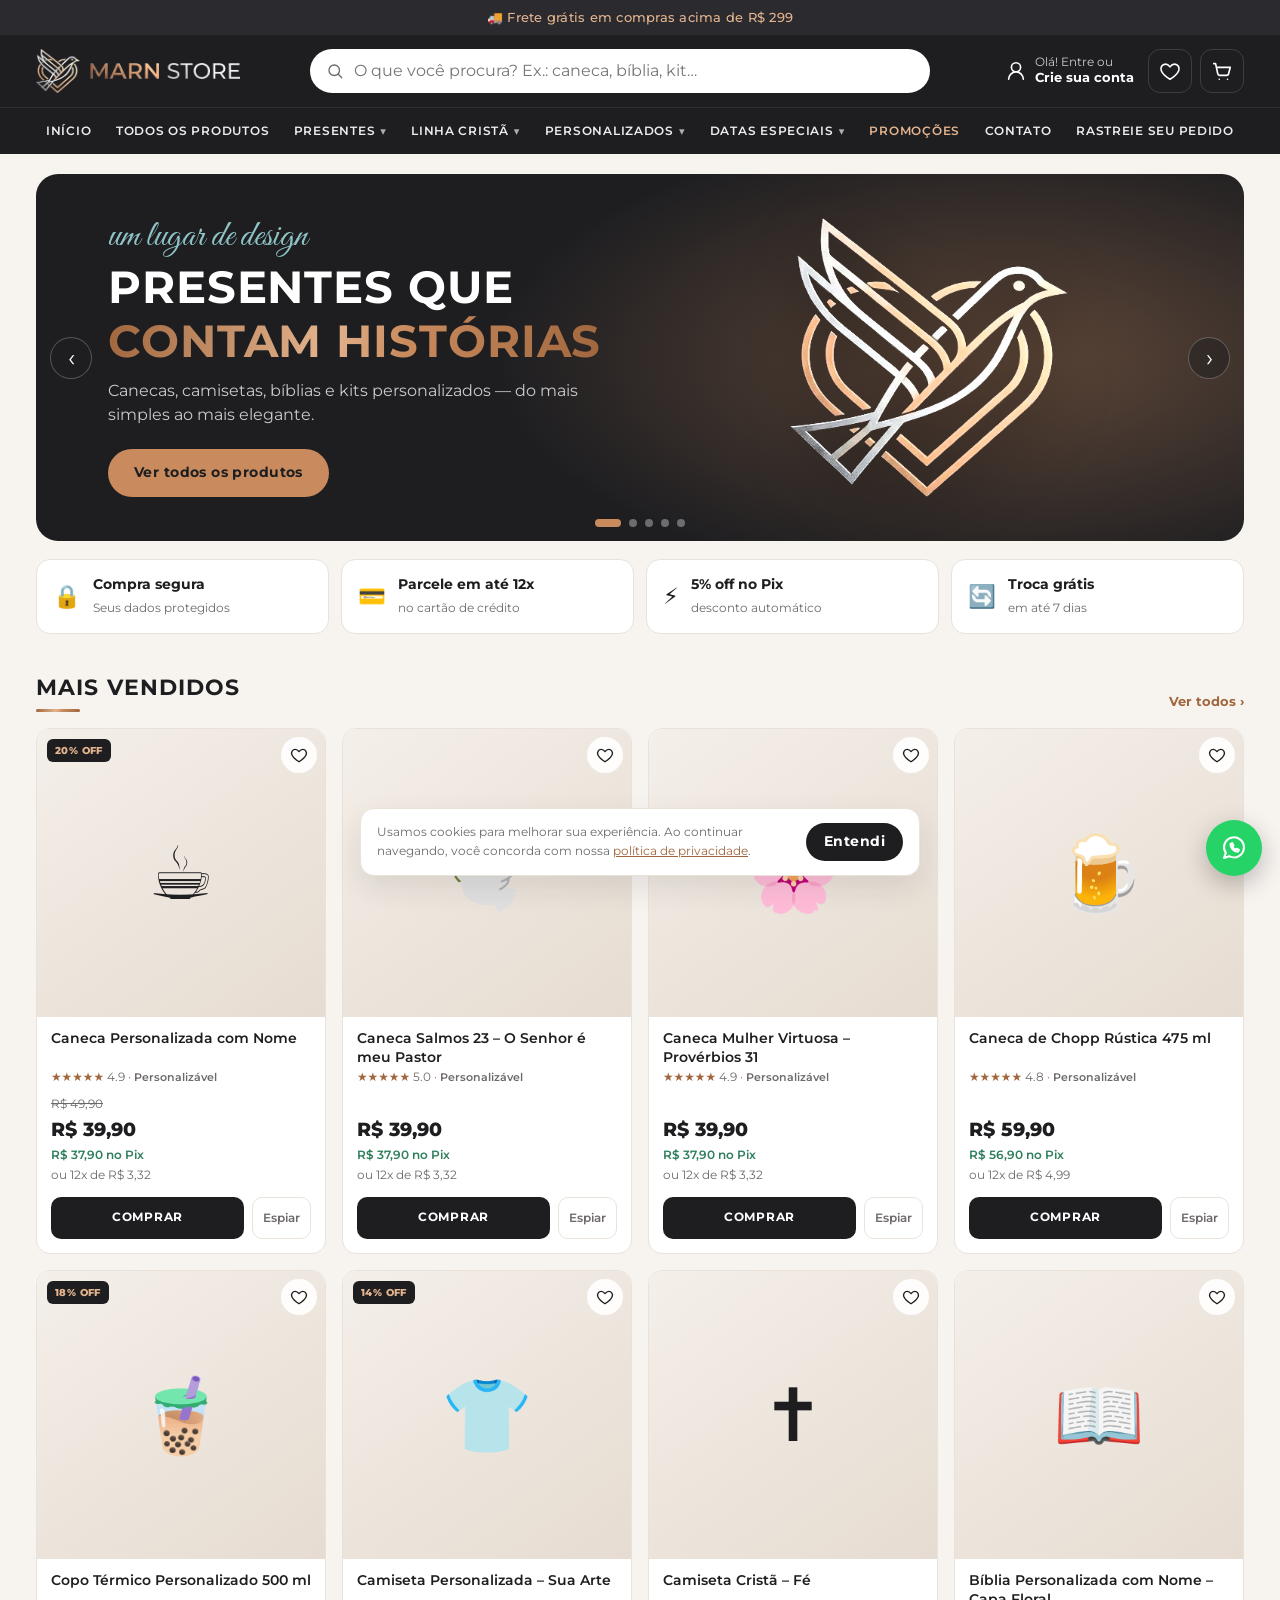
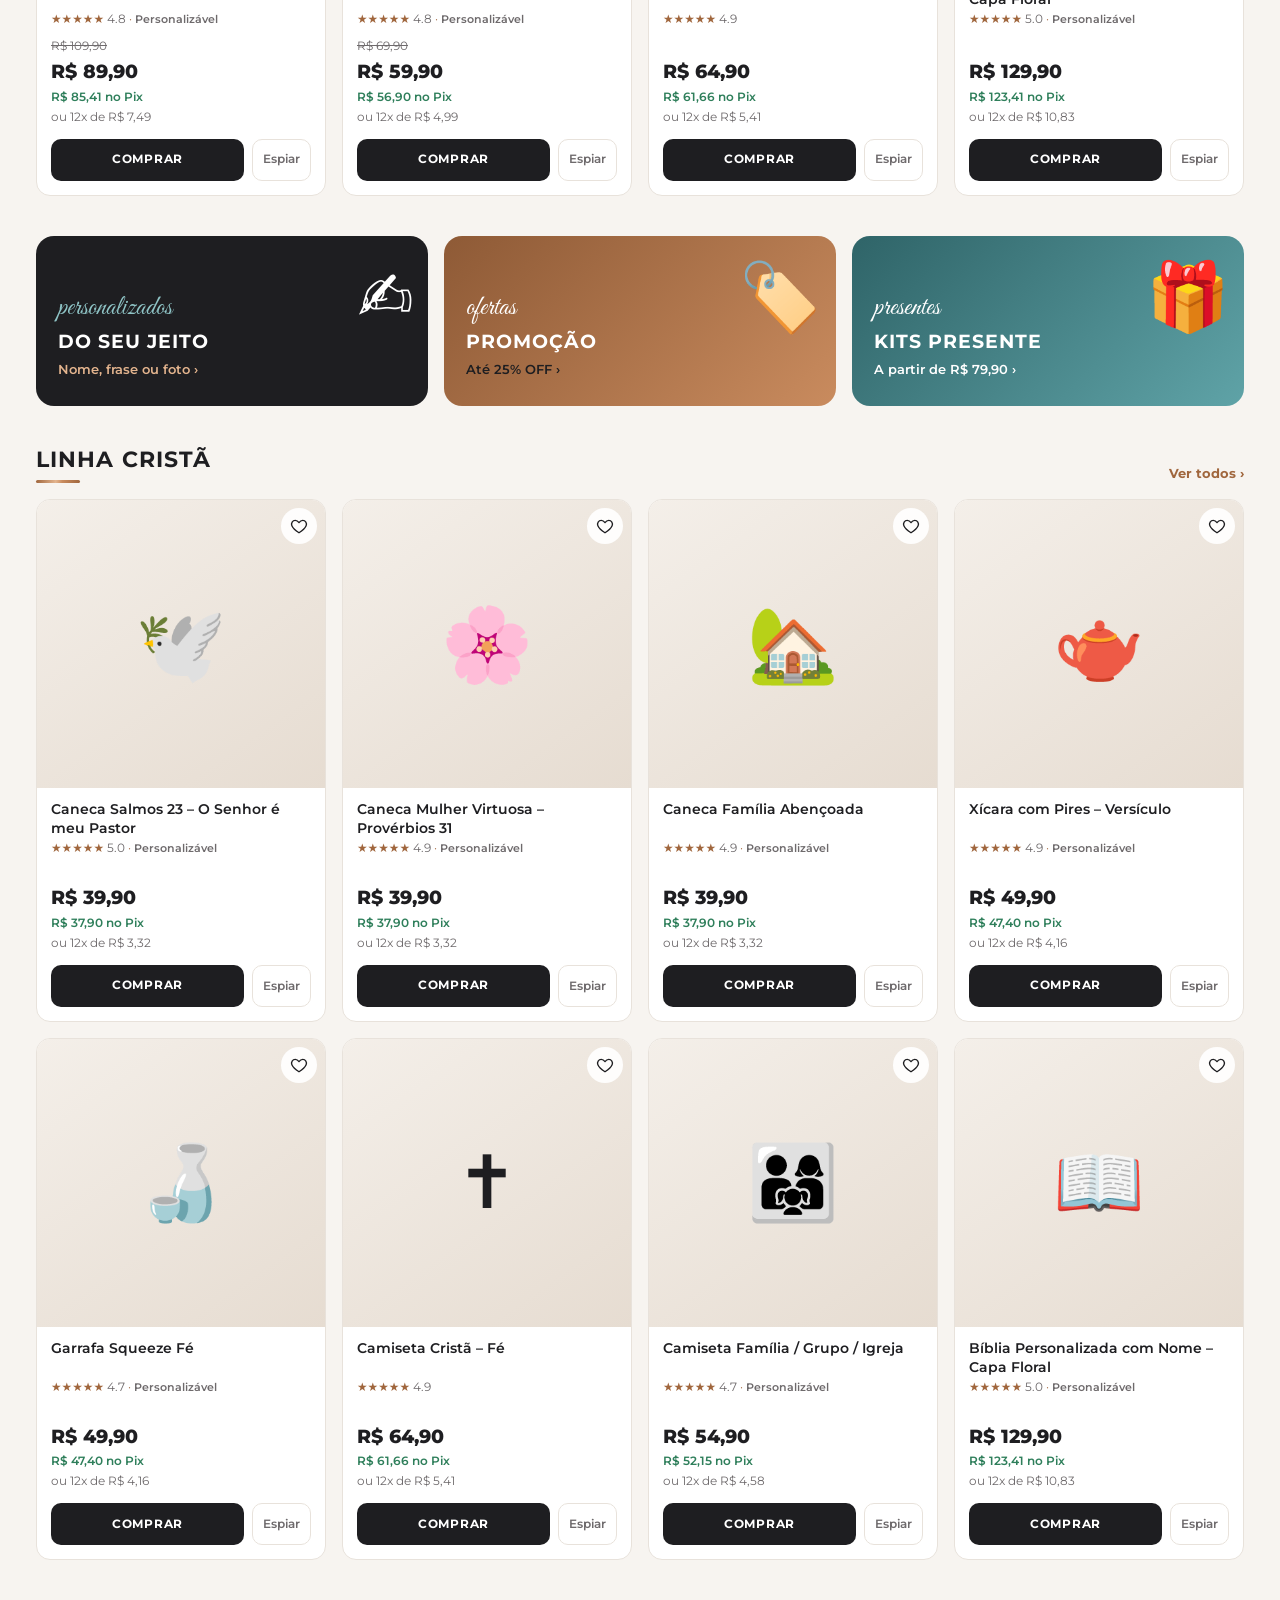
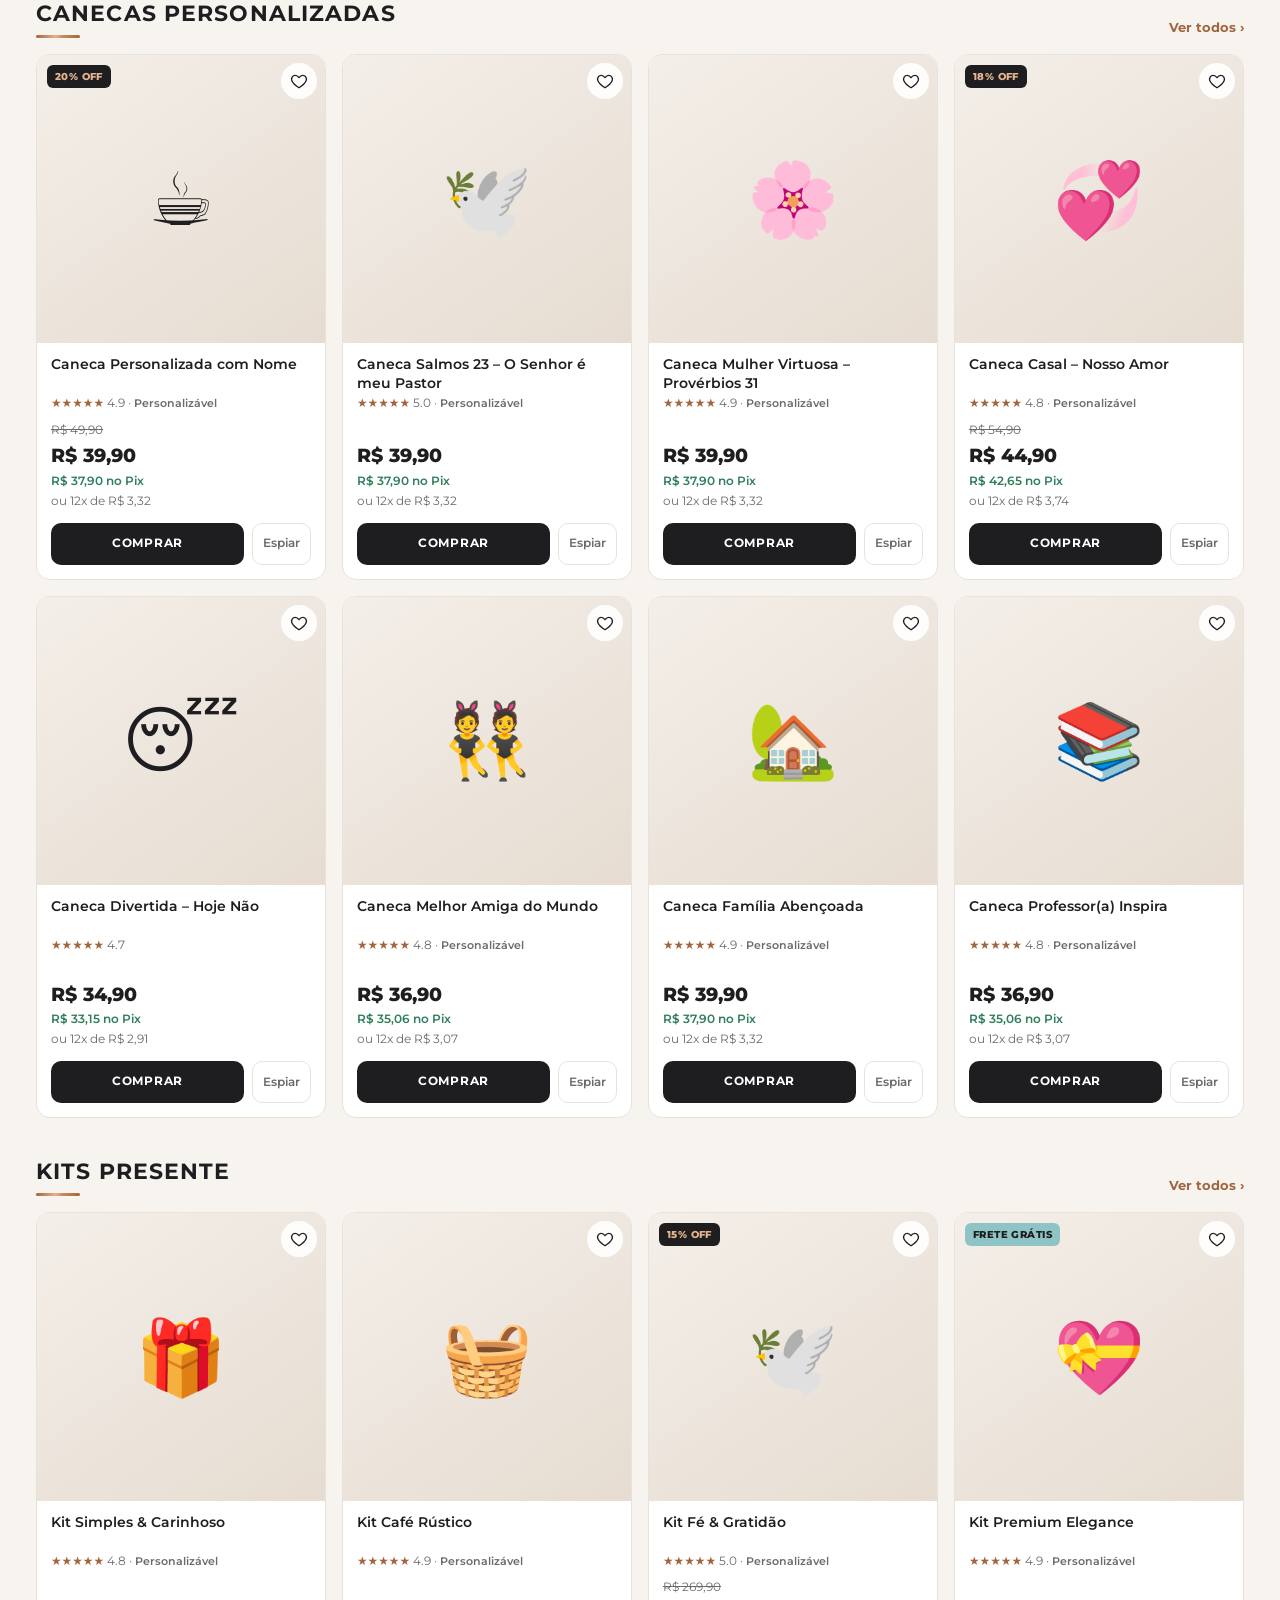
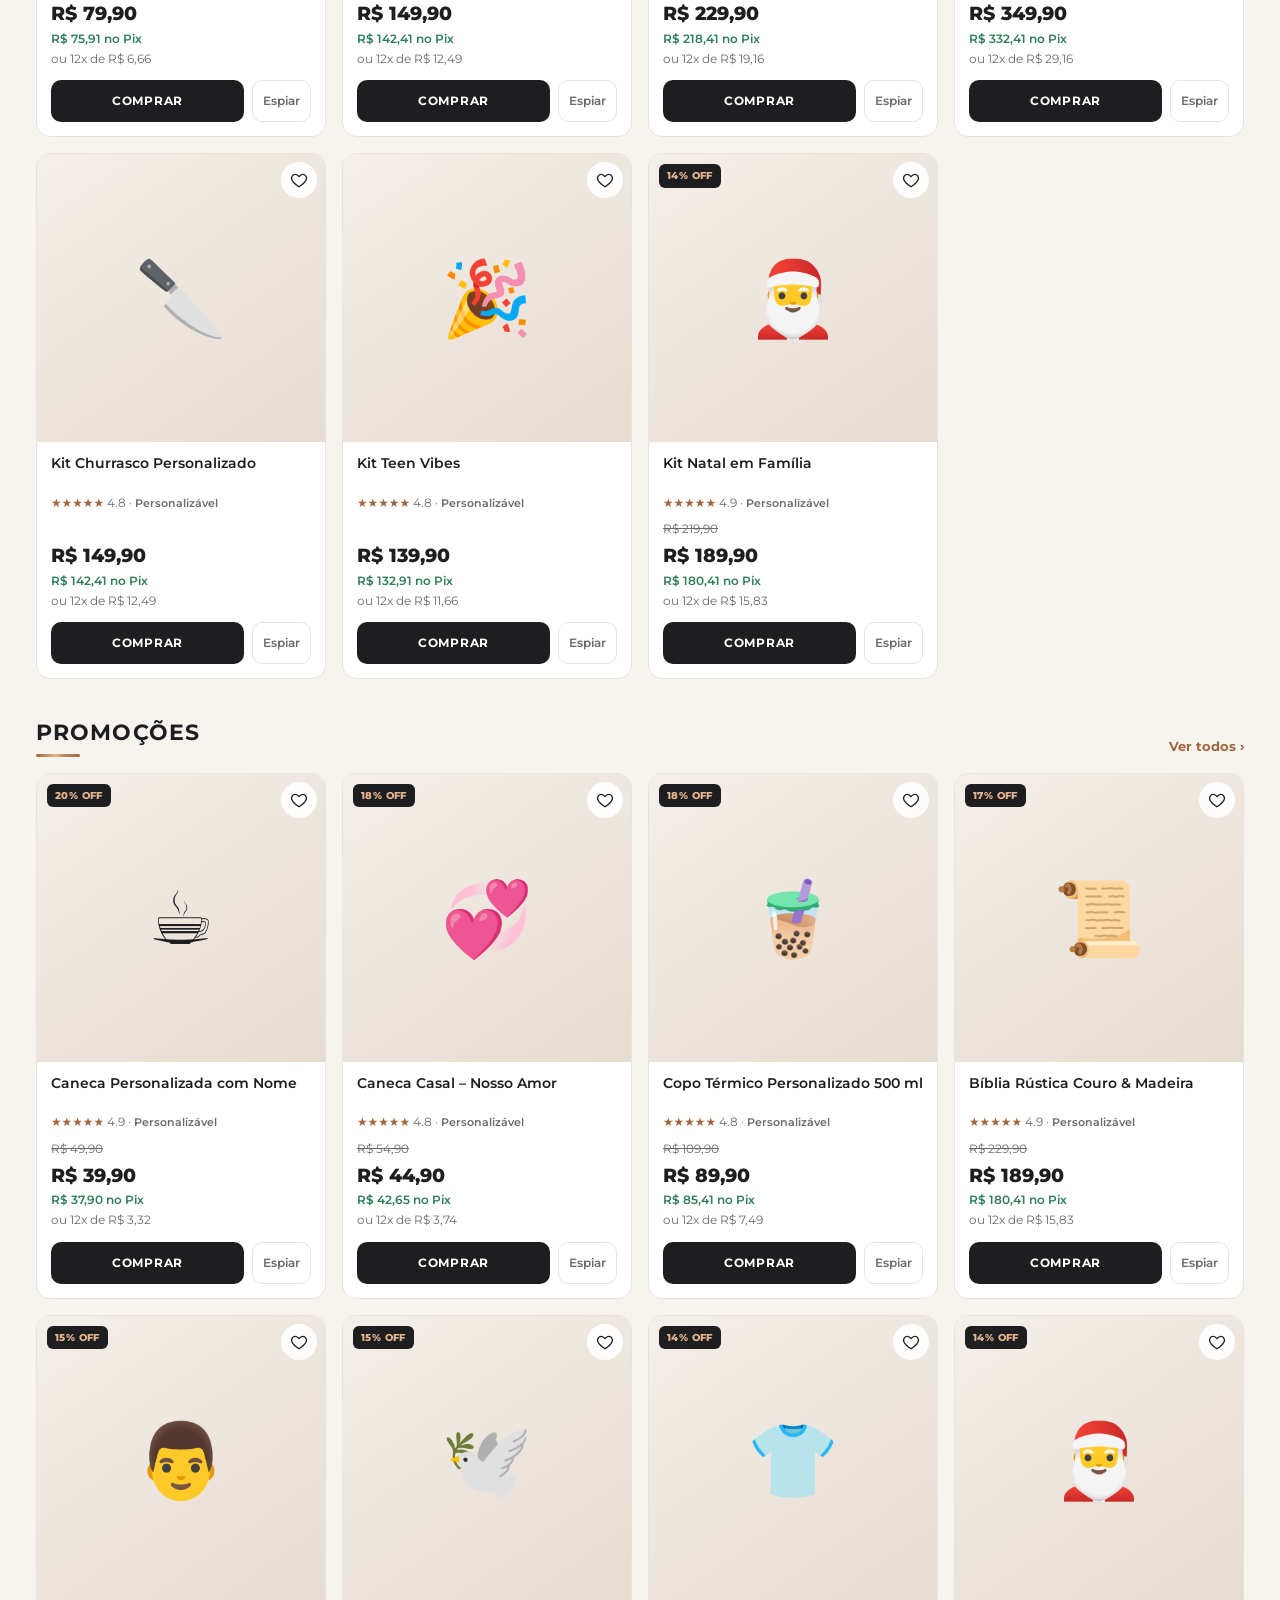
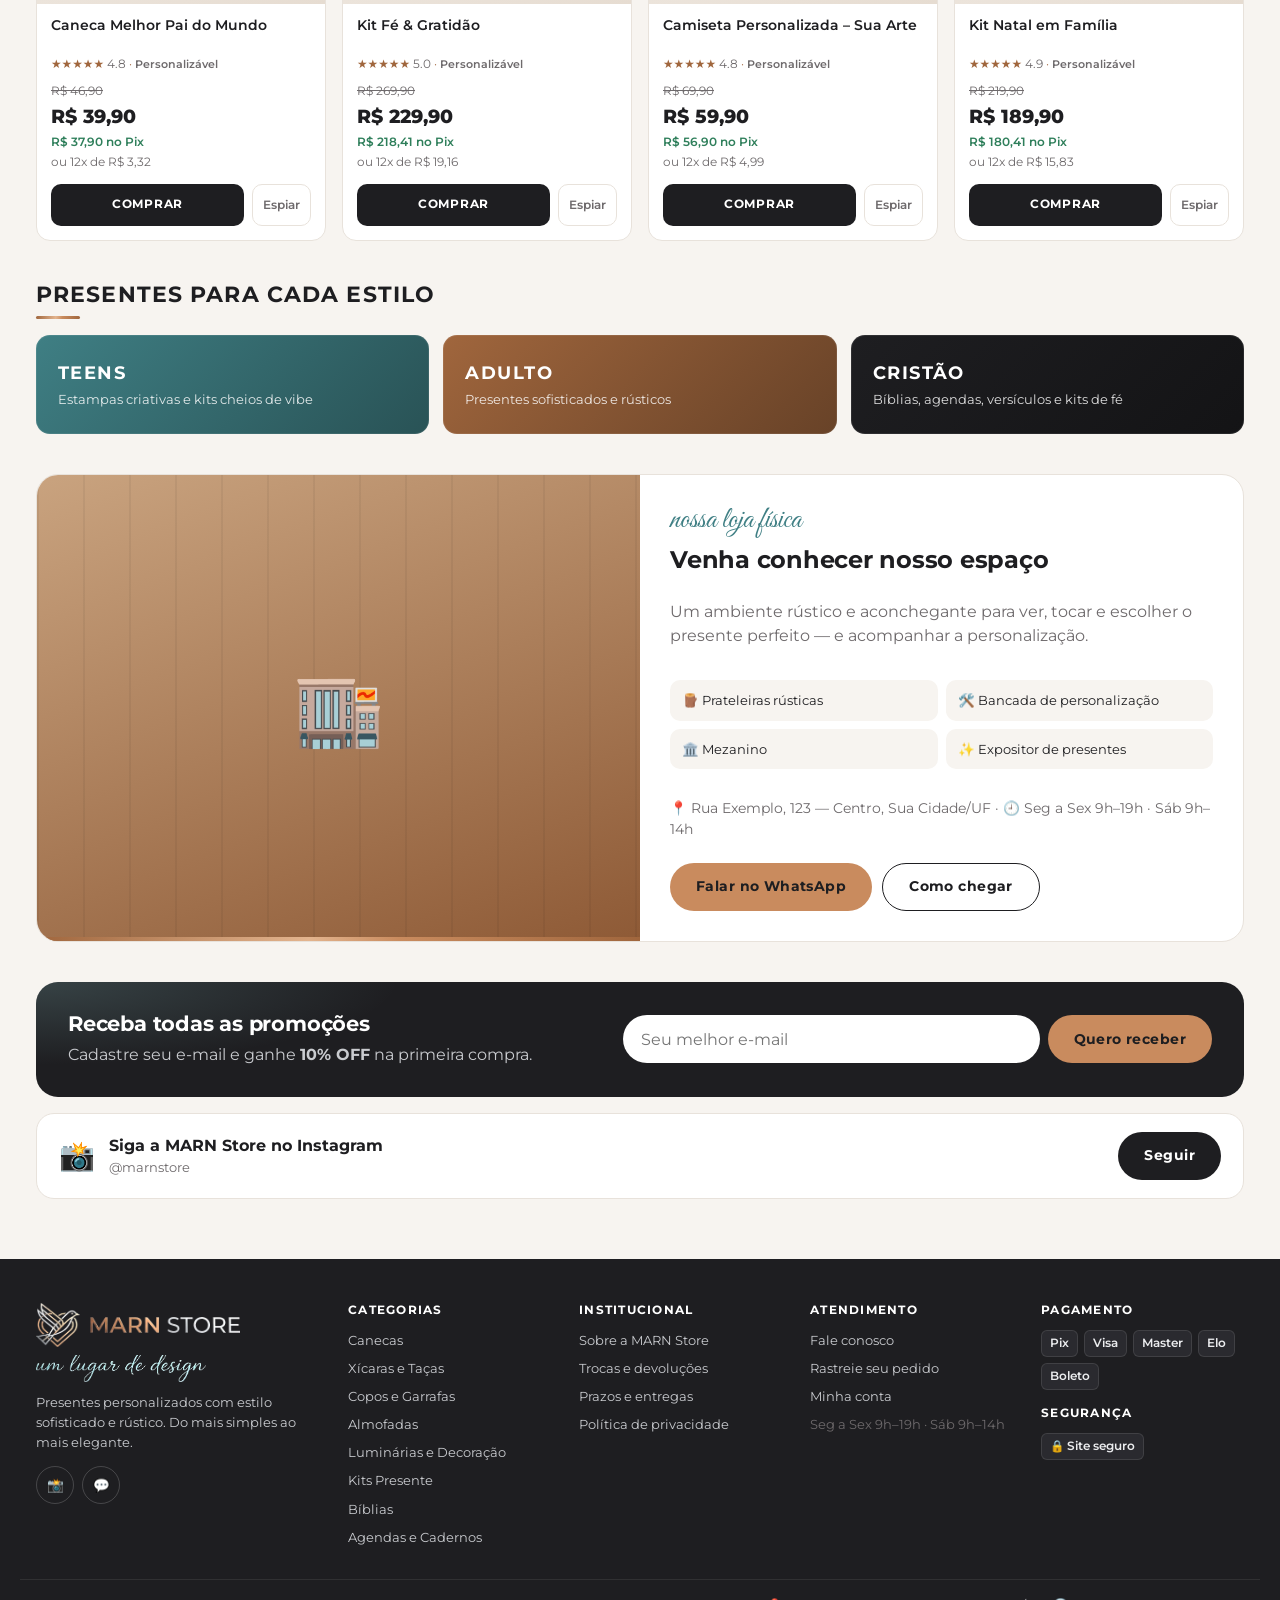
<file: index.html>
<!doctype html>
<html lang="pt-BR">
<head>
  <meta charset="utf-8">
  <meta name="viewport" content="width=device-width, initial-scale=1, viewport-fit=cover">
  <title>MARN Store — um lugar de design</title>
  <meta name="description" content="MARN Store — canecas e camisetas personalizadas, bíblias, agendas cristãs e kits presente. Do presente mais simples ao mais elegante.">
  <meta name="theme-color" content="#1E1E21">

  <!-- PWA / Android -->
  <link rel="manifest" href="manifest.webmanifest">
  <link rel="icon" type="image/png" sizes="32x32" href="icons/favicon-32.png">

  <!-- iOS / iPadOS -->
  <meta name="apple-mobile-web-app-capable" content="yes">
  <meta name="mobile-web-app-capable" content="yes">
  <meta name="apple-mobile-web-app-status-bar-style" content="black-translucent">
  <meta name="apple-mobile-web-app-title" content="MARN Store">
  <link rel="apple-touch-icon" href="icons/apple-touch-icon.png">

  <link rel="preconnect" href="https://fonts.googleapis.com">
  <link rel="preconnect" href="https://fonts.gstatic.com" crossorigin>
  <link href="https://fonts.googleapis.com/css2?family=Montserrat:wght@400;500;600;700;800&family=Great+Vibes&display=swap" rel="stylesheet">
  <link rel="stylesheet" href="styles.css">
</head>
<body>
  <!-- Faixa de avisos -->
  <div class="announce" aria-live="polite"><span id="announce-text"></span></div>

  <!-- Cabeçalho -->
  <header class="topbar">
    <div class="container topbar-inner">
      <button class="icon-btn menu-btn" data-open="menu" aria-label="Abrir menu">
        <svg viewBox="0 0 24 24"><path d="M4 6h16M4 12h16M4 18h16"/></svg>
      </button>
      <a href="#" class="logo" data-nav="home" aria-label="MARN Store - início">
<img class="logo-emblem" src="brand/emblem.png" alt="" width="44" height="44"><img class="logo-name" src="brand/name.png" alt="MARN Store" width="150" height="16">
      </a>

      <label class="search">
        <svg viewBox="0 0 24 24" aria-hidden="true"><path d="M21 21l-4.3-4.3M11 18a7 7 0 1 1 0-14 7 7 0 0 1 0 14z"/></svg>
        <input id="search" type="search" placeholder="O que você procura? Ex.: caneca, bíblia, kit…" autocomplete="off">
      </label>

      <nav class="top-actions">
        <a href="#" class="account-link hide-mobile" data-nav="account">
          <svg viewBox="0 0 24 24"><path d="M20 21a8 8 0 0 0-16 0M12 13a5 5 0 1 0 0-10 5 5 0 0 0 0 10z"/></svg>
          <span><small>Olá! Entre ou</small><strong>Crie sua conta</strong></span>
        </a>
        <button class="icon-btn hide-mobile" data-nav="favorites" aria-label="Favoritos">
          <svg viewBox="0 0 24 24"><path d="M12 21s-7.5-4.6-9.5-9.3C1.1 8.3 3.4 4.5 7 4.5c2 0 3.6 1.1 5 3 1.4-1.9 3-3 5-3 3.6 0 5.9 3.8 4.5 7.2C19.5 16.4 12 21 12 21z"/></svg>
          <span class="badge" data-count="fav">0</span>
        </button>
        <button class="icon-btn" data-open="cart" aria-label="Carrinho">
          <svg viewBox="0 0 24 24"><path d="M3 4h2l2.4 11.2a2 2 0 0 0 2 1.6h7.7a2 2 0 0 0 2-1.5L21 8H6.2M9 21h.01M18 21h.01"/></svg>
          <span class="badge" data-count="cart">0</span>
        </button>
      </nav>
    </div>

    <!-- Menu principal (desktop) -->
    <nav class="mainnav" aria-label="Categorias">
      <div class="container mainnav-inner" id="mainnav"></div>
    </nav>
  </header>

  <main id="app">
    <!-- ================= INÍCIO ================= -->
    <section id="view-home" class="view active">
      <!-- Carrossel -->
      <div class="container">
        <div class="carousel" id="carousel">
          <div class="slides" id="slides"></div>
          <button class="car-btn prev" data-car="-1" aria-label="Anterior">‹</button>
          <button class="car-btn next" data-car="1" aria-label="Próximo">›</button>
          <div class="dots" id="dots"></div>
        </div>
      </div>

      <!-- Selos de confiança -->
      <div class="container">
        <ul class="trust">
          <li><span>🔒</span><div><strong>Compra segura</strong><small>Seus dados protegidos</small></div></li>
          <li><span>💳</span><div><strong>Parcele em até 12x</strong><small>no cartão de crédito</small></div></li>
          <li><span>⚡</span><div><strong>5% off no Pix</strong><small>desconto automático</small></div></li>
          <li><span>🔄</span><div><strong>Troca grátis</strong><small>em até 7 dias</small></div></li>
        </ul>
      </div>

      <div class="container" id="home-sections"></div>

      <!-- Públicos -->
      <div class="container">
        <div class="section-head"><h2>Presentes para cada estilo</h2></div>
        <div class="audiences">
          <button class="aud-card" data-filter='{"audience":"Teens"}' style="--aud:var(--aqua-deep)"><strong>Teens</strong><small>Estampas criativas e kits cheios de vibe</small></button>
          <button class="aud-card" data-filter='{"audience":"Adulto"}' style="--aud:var(--copper-deep)"><strong>Adulto</strong><small>Presentes sofisticados e rústicos</small></button>
          <button class="aud-card" data-filter='{"audience":"Cristão"}' style="--aud:var(--charcoal)"><strong>Cristão</strong><small>Bíblias, agendas, versículos e kits de fé</small></button>
        </div>
      </div>

      <!-- Loja física -->
      <div class="container">
        <section class="store" id="loja-fisica">
          <div class="store-art" aria-hidden="true">🏬</div>
          <div class="store-info">
            <span class="script">nossa loja física</span>
            <h2>Venha conhecer nosso espaço</h2>
            <p class="muted">Um ambiente rústico e aconchegante para ver, tocar e escolher o presente perfeito — e acompanhar a personalização.</p>
            <ul class="store-feats">
              <li>🪵 Prateleiras rústicas</li>
              <li>🛠️ Bancada de personalização</li>
              <li>🏛️ Mezanino</li>
              <li>✨ Expositor de presentes</li>
            </ul>
            <p class="small muted" data-store="address"></p>
            <div class="hero-cta">
              <a class="btn btn-primary" data-store="whats" target="_blank" rel="noopener">Falar no WhatsApp</a>
              <a class="btn btn-ghost" data-store="map" target="_blank" rel="noopener">Como chegar</a>
            </div>
          </div>
        </section>
      </div>

      <!-- Newsletter + Instagram -->
      <div class="container">
        <div class="news">
          <div>
            <h2>Receba todas as promoções</h2>
            <p>Cadastre seu e-mail e ganhe <strong>10% OFF</strong> na primeira compra.</p>
          </div>
          <form id="news-form" class="news-form">
            <input id="news-email" type="email" required placeholder="Seu melhor e-mail" aria-label="E-mail">
            <button class="btn btn-primary" type="submit">Quero receber</button>
          </form>
        </div>
        <a class="insta" data-store="insta" target="_blank" rel="noopener">
          <span class="insta-icon">📸</span>
          <span><strong>Siga a MARN Store no Instagram</strong><small data-store="insta-handle"></small></span>
          <span class="btn btn-dark">Seguir</span>
        </a>
      </div>
    </section>

    <!-- ================= CATÁLOGO ================= -->
    <section id="view-catalog" class="view">
      <div class="container">
        <nav class="crumbs" aria-label="Você está em"><a href="#" data-nav="home">Início</a> › <span id="cat-crumb">Produtos</span></nav>
        <div class="section-head">
          <div><h1 id="cat-title">Todos os produtos</h1><p class="muted small" id="cat-count"></p></div>
          <select id="sort" aria-label="Ordenar">
            <option value="relevance">Mais relevantes</option>
            <option value="best">Mais vendidos</option>
            <option value="price-asc">Menor preço</option>
            <option value="price-desc">Maior preço</option>
            <option value="off">Maior desconto</option>
            <option value="name">Nome A–Z</option>
          </select>
        </div>
        <div id="cat-chips" class="chips"></div>
        <div id="aud-chips" class="chips audience"></div>
        <div id="grid" class="grid"></div>
        <p id="empty" class="empty" hidden>Nenhum produto encontrado. Tente outra busca ou <a href="#" data-filter='{}'>veja todos os produtos</a>.</p>
      </div>
    </section>

    <!-- ================= FAVORITOS ================= -->
    <section id="view-favorites" class="view">
      <div class="container">
        <div class="section-head"><h1>Meus favoritos</h1></div>
        <div id="fav-grid" class="grid"></div>
        <p id="fav-empty" class="empty" hidden>Você ainda não favoritou nenhum produto. Toque no ♥ para salvar.</p>
      </div>
    </section>

    <!-- ================= CONTA ================= -->
    <section id="view-account" class="view">
      <div class="container narrow">
        <div class="section-head"><h1>Minha conta</h1></div>
        <div class="card">
          <h3>Meus dados</h3>
          <p class="muted small">Salvos neste dispositivo para agilizar suas compras.</p>
          <form id="profile-form" class="form">
            <label>Nome<input id="pf-name" name="name" required autocomplete="name"></label>
            <label>WhatsApp<input id="pf-phone" name="phone" type="tel" required autocomplete="tel" placeholder="(11) 99999-9999"></label>
            <label>CEP<input id="pf-cep" name="cep" inputmode="numeric" autocomplete="postal-code" placeholder="00000-000"></label>
            <label>Endereço<input id="pf-address" name="address" autocomplete="street-address" placeholder="Rua, número, bairro, cidade"></label>
            <button class="btn btn-primary" type="submit">Salvar</button>
          </form>
        </div>
        <div class="card">
          <h3>Meus pedidos</h3>
          <ul id="orders" class="orders"></ul>
        </div>
        <div class="card">
          <h3>Instale o app MARN Store</h3>
          <p class="muted small">
            <strong>Android / Chrome / Edge:</strong> menu ⋮ → “Instalar aplicativo”.<br>
            <strong>iPhone / iPad (Safari):</strong> Compartilhar → “Adicionar à Tela de Início”.<br>
            <strong>Computador:</strong> ícone de instalação na barra de endereço.
          </p>
          <button id="install-btn" class="btn btn-dark" hidden>Instalar app</button>
        </div>
      </div>
    </section>

    <!-- ================= RASTREIO ================= -->
    <section id="view-track" class="view">
      <div class="container narrow">
        <div class="section-head"><h1>Rastreie seu pedido</h1></div>
        <div class="card">
          <p class="muted">Informe o número do pedido ou o código de rastreio dos Correios.</p>
          <form id="track-form" class="form">
            <label>Número do pedido ou código de rastreio<input id="track-code" name="code" required placeholder="Ex.: 123456 ou AA123456789BR"></label>
            <button class="btn btn-primary" type="submit">Rastrear</button>
          </form>
          <div id="track-result" class="track-result" hidden></div>
        </div>
      </div>
    </section>

    <!-- ================= CONTATO ================= -->
    <section id="view-contact" class="view">
      <div class="container narrow">
        <div class="section-head"><h1>Fale conosco</h1></div>
        <div class="contact-grid">
          <a class="card contact" data-store="whats" target="_blank" rel="noopener"><span>💬</span><strong>WhatsApp</strong><small>Atendimento rápido</small></a>
          <a class="card contact" data-store="insta" target="_blank" rel="noopener"><span>📸</span><strong>Instagram</strong><small data-store="insta-handle"></small></a>
          <a class="card contact" data-store="map" target="_blank" rel="noopener"><span>📍</span><strong>Loja física</strong><small data-store="address-short"></small></a>
        </div>
        <div class="card">
          <h3>Envie uma mensagem</h3>
          <form id="contact-form" class="form">
            <label>Nome<input id="ct-name" name="name" required></label>
            <label>Assunto<input id="ct-subject" name="subject" required placeholder="Ex.: orçamento de brindes para evento"></label>
            <label>Mensagem<textarea id="ct-msg" name="msg" rows="4" required></textarea></label>
            <button class="btn btn-primary" type="submit">Enviar pelo WhatsApp</button>
          </form>
        </div>
      </div>
    </section>

    <!-- ================= PÁGINAS INSTITUCIONAIS ================= -->
    <section id="view-info" class="view">
      <div class="container narrow"><div class="card prose" id="info-body"></div></div>
    </section>
  </main>

  <!-- Rodapé -->
  <footer class="footer">
    <div class="container footer-grid">
      <div class="footer-brand">
        <a href="#" class="logo" data-nav="home"><img class="logo-emblem" src="brand/emblem.png" alt="" width="44" height="44"><img class="logo-name" src="brand/name.png" alt="MARN Store" width="150" height="16"></a>
        <img class="footer-tagline" src="brand/tagline.png" alt="um lugar de design" width="180" height="29">
        <p>Presentes personalizados com estilo sofisticado e rústico. Do mais simples ao mais elegante.</p>
        <div class="social">
          <a data-store="insta" target="_blank" rel="noopener" aria-label="Instagram">📸</a>
          <a data-store="whats" target="_blank" rel="noopener" aria-label="WhatsApp">💬</a>
        </div>
      </div>
      <div>
        <h4>Categorias</h4>
        <ul id="footer-cats"></ul>
      </div>
      <div>
        <h4>Institucional</h4>
        <ul>
          <li><a href="#" data-info="sobre">Sobre a MARN Store</a></li>
          <li><a href="#" data-info="trocas">Trocas e devoluções</a></li>
          <li><a href="#" data-info="entrega">Prazos e entregas</a></li>
          <li><a href="#" data-info="privacidade">Política de privacidade</a></li>
        </ul>
      </div>
      <div>
        <h4>Atendimento</h4>
        <ul>
          <li><a href="#" data-nav="contact">Fale conosco</a></li>
          <li><a href="#" data-nav="track">Rastreie seu pedido</a></li>
          <li><a href="#" data-nav="account">Minha conta</a></li>
          <li class="muted" data-store="hours"></li>
        </ul>
      </div>
      <div>
        <h4>Pagamento</h4>
        <div class="pay-icons"><span>Pix</span><span>Visa</span><span>Master</span><span>Elo</span><span>Boleto</span></div>
        <h4 style="margin-top:16px">Segurança</h4>
        <div class="pay-icons"><span>🔒 Site seguro</span></div>
      </div>
    </div>
    <div class="container footer-bottom">
      <p>© <span id="year"></span> MARN Store · Todos os direitos reservados.</p>
      <p data-store="address"></p>
    </div>
  </footer>

  <!-- WhatsApp flutuante -->
  <a class="whats-float" data-store="whats" target="_blank" rel="noopener" aria-label="Fale conosco pelo WhatsApp">
    <svg viewBox="0 0 24 24"><path d="M20.5 11.6a8.5 8.5 0 0 1-12.6 7.4L3.5 20.5l1.5-4.3A8.5 8.5 0 1 1 20.5 11.6z"/><path d="M9 8.5c0 3.5 2.6 6.4 6.3 6.6l1-1.5-2-1-1 .8c-1.1-.5-2.1-1.4-2.6-2.6l.8-1-1-2z"/></svg>
  </a>

  <!-- Navegação inferior (celular) -->
  <nav class="bottom-nav" aria-label="Navegação">
    <button data-nav="home" class="active"><svg viewBox="0 0 24 24"><path d="M3 11l9-7 9 7v9a1 1 0 0 1-1 1h-5v-6H9v6H4a1 1 0 0 1-1-1z"/></svg>Início</button>
    <button data-open="menu"><svg viewBox="0 0 24 24"><path d="M4 5h6v6H4zM14 5h6v6h-6zM4 15h6v6H4zM14 15h6v6h-6z"/></svg>Categorias</button>
    <button data-nav="favorites"><svg viewBox="0 0 24 24"><path d="M12 21s-7.5-4.6-9.5-9.3C1.1 8.3 3.4 4.5 7 4.5c2 0 3.6 1.1 5 3 1.4-1.9 3-3 5-3 3.6 0 5.9 3.8 4.5 7.2C19.5 16.4 12 21 12 21z"/></svg>Favoritos</button>
    <button data-open="cart"><svg viewBox="0 0 24 24"><path d="M3 4h2l2.4 11.2a2 2 0 0 0 2 1.6h7.7a2 2 0 0 0 2-1.5L21 8H6.2M9 21h.01M18 21h.01"/></svg>Carrinho<span class="badge" data-count="cart">0</span></button>
    <button data-nav="account"><svg viewBox="0 0 24 24"><path d="M20 21a8 8 0 0 0-16 0M12 13a5 5 0 1 0 0-10 5 5 0 0 0 0 10z"/></svg>Conta</button>
  </nav>

  <!-- Menu lateral (celular) -->
  <div id="menu" class="drawer left" hidden>
    <div class="sheet-backdrop" data-close></div>
    <aside class="drawer-panel" role="dialog" aria-modal="true" aria-label="Menu">
      <div class="drawer-head">
        <a href="#" class="logo" data-nav="home"><img class="logo-emblem" src="brand/emblem.png" alt="" width="44" height="44"><img class="logo-name" src="brand/name.png" alt="MARN Store" width="150" height="16"></a>
        <button class="sheet-close" data-close aria-label="Fechar">✕</button>
      </div>
      <div class="menu-body" id="menu-body"></div>
    </aside>
  </div>

  <!-- Espiar / detalhe do produto -->
  <div id="product-modal" class="sheet" hidden>
    <div class="sheet-backdrop" data-close></div>
    <div class="sheet-panel" role="dialog" aria-modal="true" aria-labelledby="pm-title">
      <button class="sheet-close" data-close aria-label="Fechar">✕</button>
      <div id="pm-body"></div>
    </div>
  </div>

  <!-- Carrinho -->
  <div id="cart" class="drawer" hidden>
    <div class="sheet-backdrop" data-close></div>
    <aside class="drawer-panel" role="dialog" aria-modal="true" aria-label="Carrinho">
      <div class="drawer-head">
        <h2>Seu carrinho</h2>
        <button class="sheet-close" data-close aria-label="Fechar">✕</button>
      </div>
      <div class="ship-meter" id="ship-meter"></div>
      <div id="cart-items" class="cart-items"></div>
      <div class="drawer-foot">
        <div class="row"><span>Subtotal</span><strong id="cart-subtotal">R$ 0,00</strong></div>
        <div class="row muted"><span>Frete</span><span id="cart-shipping">—</span></div>
        <div class="row total"><span>Total</span><strong id="cart-total">R$ 0,00</strong></div>
        <p class="muted small" id="pix-total"></p>
        <button id="checkout-btn" class="btn btn-primary btn-block">Finalizar compra</button>
        <button class="btn btn-link" data-close>Continuar comprando</button>
      </div>
    </aside>
  </div>

  <!-- Checkout -->
  <div id="checkout" class="sheet" hidden>
    <div class="sheet-backdrop" data-close></div>
    <div class="sheet-panel" role="dialog" aria-modal="true" aria-label="Finalizar compra">
      <button class="sheet-close" data-close aria-label="Fechar">✕</button>
      <h2>Finalizar compra</h2>
      <form id="checkout-form" class="form">
        <label>Nome completo<input id="co-name" name="name" required autocomplete="name"></label>
        <label>WhatsApp<input id="co-phone" name="phone" type="tel" required autocomplete="tel" placeholder="(11) 99999-9999"></label>
        <label>CEP<input id="co-cep" name="cep" inputmode="numeric" required autocomplete="postal-code" placeholder="00000-000"></label>
        <label>Endereço de entrega<input id="co-address" name="address" required autocomplete="street-address" placeholder="Rua, número, bairro, cidade"></label>
        <fieldset class="pay">
          <legend>Pagamento</legend>
          <label><input type="radio" name="payment" value="Pix" checked> Pix (5% off)</label>
          <label><input type="radio" name="payment" value="Cartão de crédito"> Cartão de crédito (até 12x)</label>
          <label><input type="radio" name="payment" value="Boleto"> Boleto</label>
        </fieldset>
        <div class="row total"><span>Total</span><strong id="checkout-total"></strong></div>
        <button class="btn btn-primary btn-block" type="submit">Enviar pedido pelo WhatsApp</button>
      </form>
    </div>
  </div>

  <!-- Aviso de cookies -->
  <div class="cookie" id="cookie" hidden>
    <p>Usamos cookies para melhorar sua experiência. Ao continuar navegando, você concorda com nossa <a href="#" data-info="privacidade">política de privacidade</a>.</p>
    <button class="btn btn-dark" id="cookie-ok">Entendi</button>
  </div>

  <div id="toast" class="toast" role="status" aria-live="polite"></div>

  <script src="config.js"></script>
  <script src="products.js"></script>
  <script src="app.js"></script>
</body>
</html>
</file>
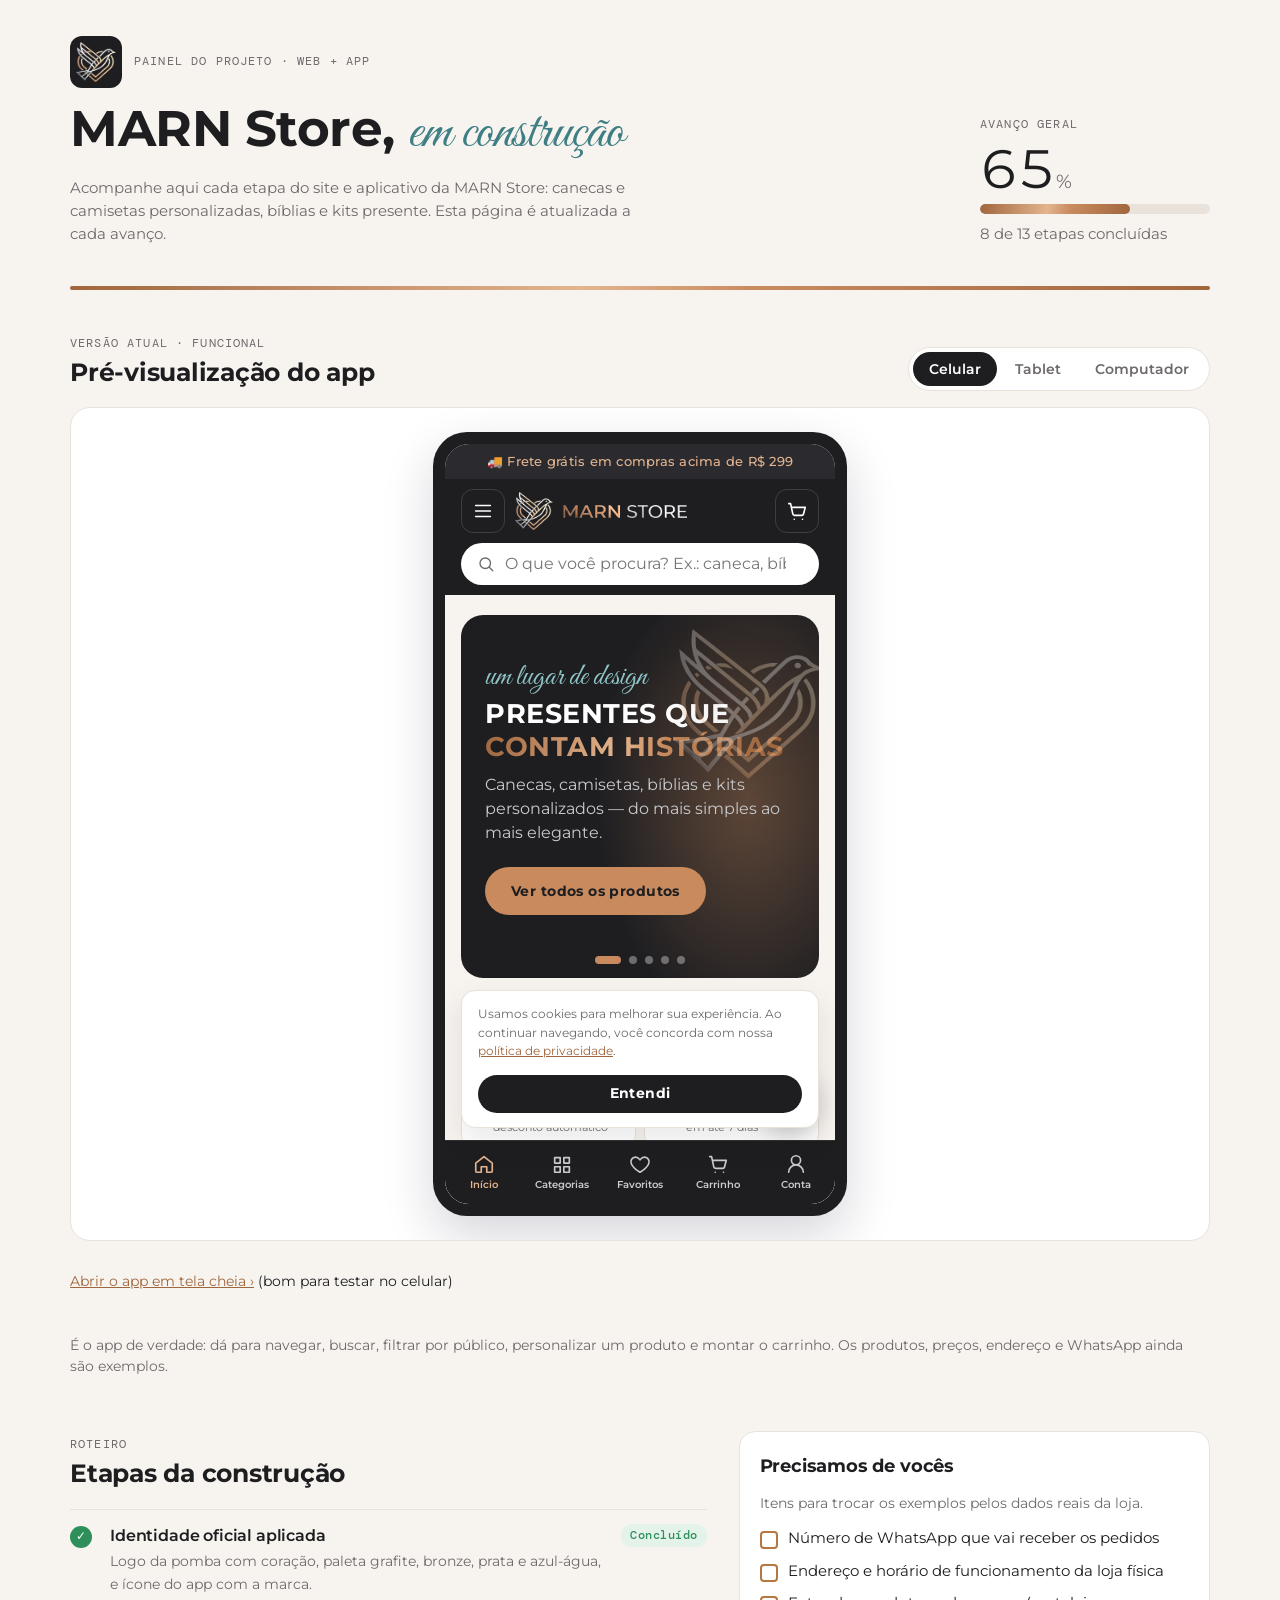
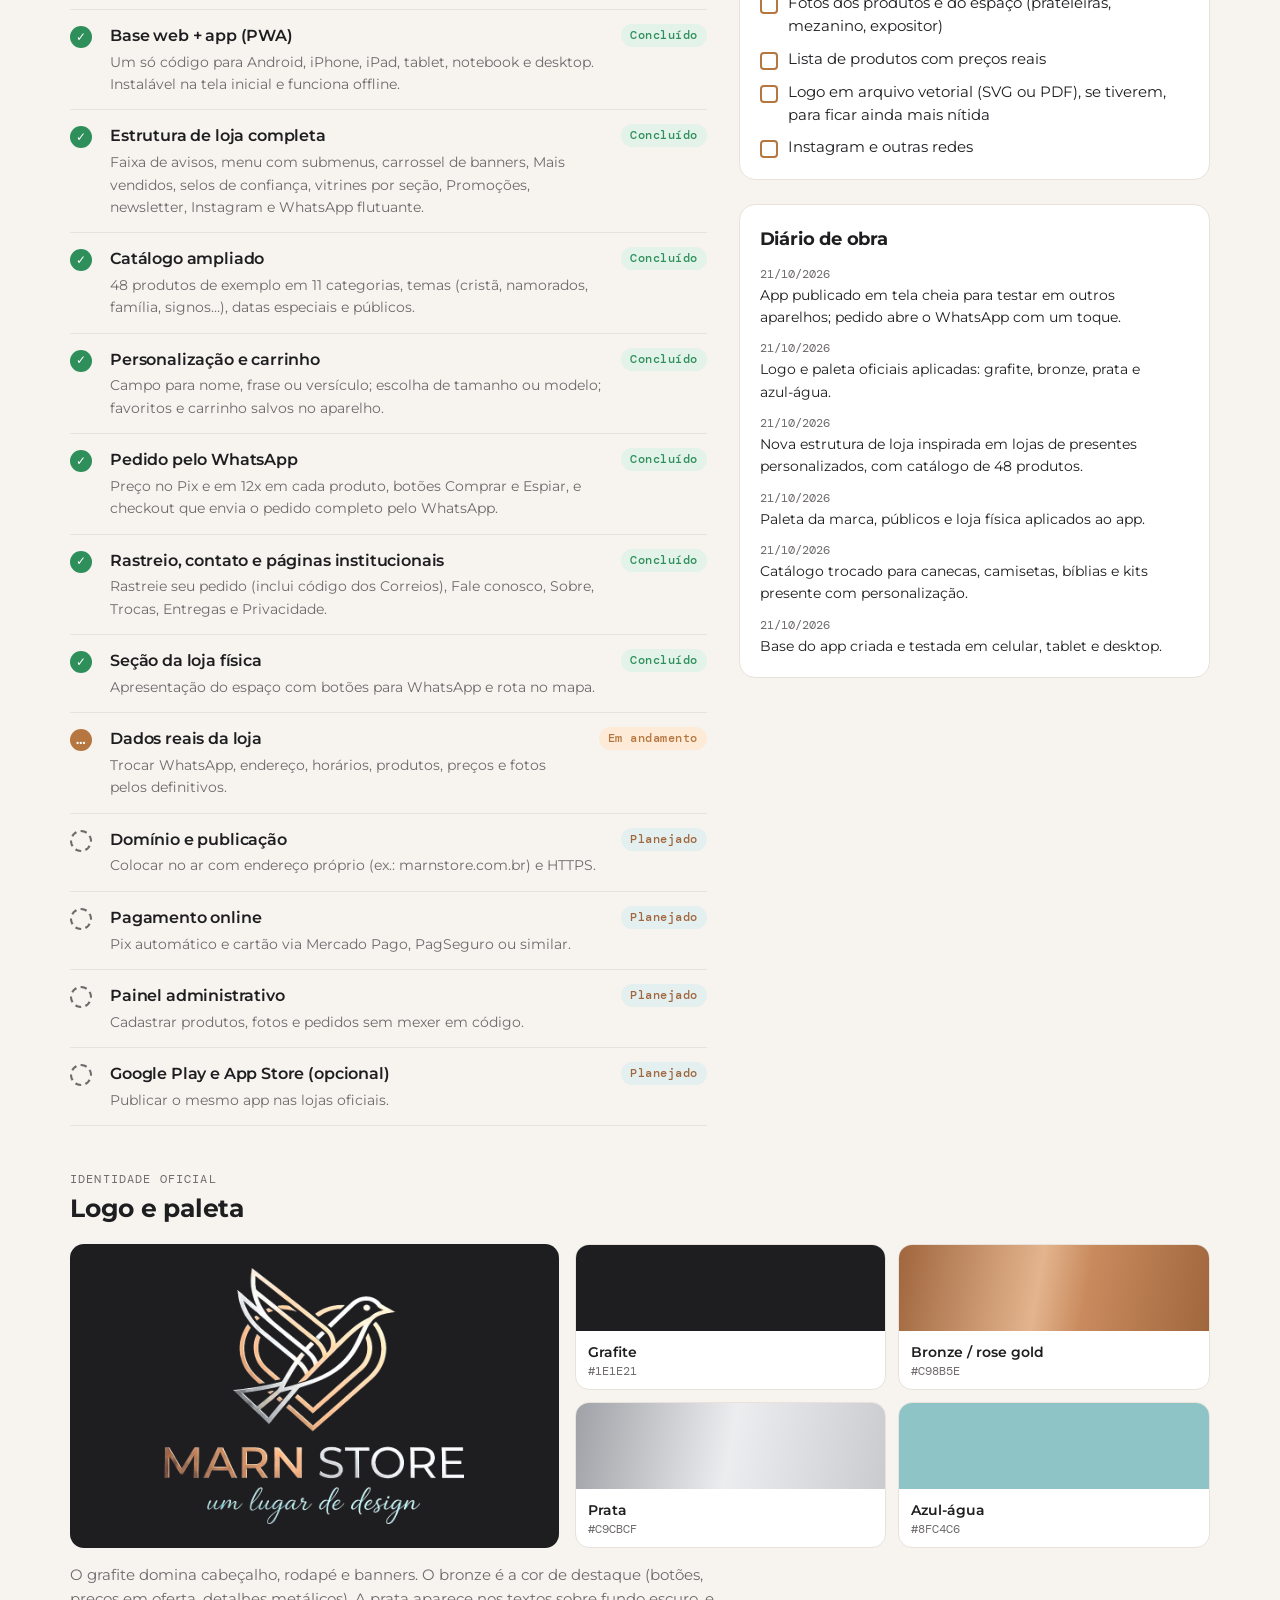
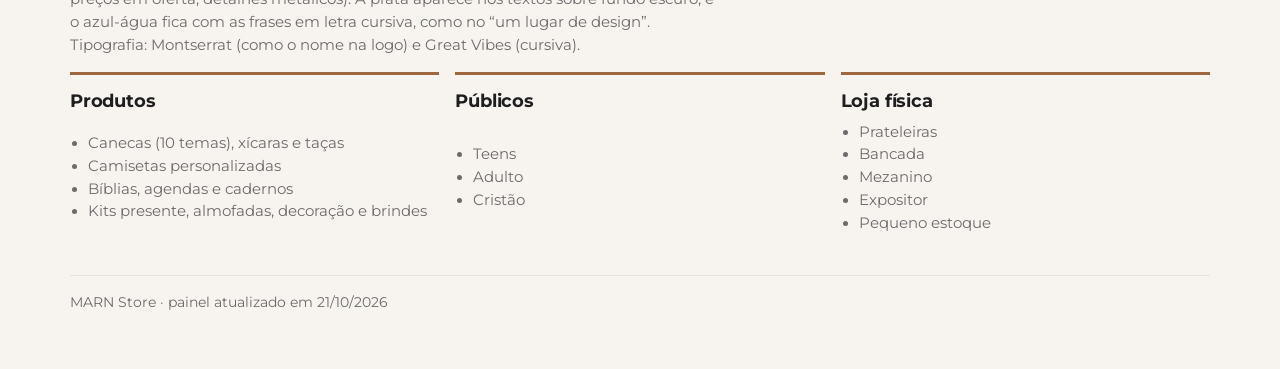
<file: painel/index.html>
<!doctype html>
<html lang="pt-BR">
<head>
<meta charset="utf-8">
<meta name="viewport" content="width=device-width, initial-scale=1, viewport-fit=cover">
<title>MARN Store · Obra</title>
<meta name="claude:viewport-fit-sides" content="cover">
<link rel="preconnect" href="https://fonts.googleapis.com">
<link rel="preconnect" href="https://fonts.gstatic.com" crossorigin>
<link rel="stylesheet" href="https://fonts.googleapis.com/css2?family=Montserrat:wght@400;500;600;700&family=Great+Vibes&family=DM+Mono:wght@400;500&display=swap">
<style>
/* Layout: caderno de obra da loja — cabeçalho com avanço geral, pré-visualização viva do app e linha do tempo das etapas */
:root {
  --bg: #F7F4F0;          /* off-white quente */
  --paper: #FFFFFF;
  --ink: #1E1E21;         /* grafite da logo */
  --soft: #6E6A6C;
  --rule: #E8E2DB;
  --kraft: #A0663D;       /* bronze */
  --sky: #3F7F84;         /* azul-água profundo */
  --violet: #A0663D;
  --orange: #B5763F;
  --magenta: #3F7F84;
  --ok: #2F8F5B;
  --ok-bg: #E3F3EA;
  --wip-bg: #FDEBD7;
  --todo-bg: #E4F0F0;
  --frame: #1E1E21;
  --grad: linear-gradient(100deg, #A0663D, #E3B48E 45%, #C98B5E 60%, #A0663D);
  --display: "Montserrat", system-ui, sans-serif;
  --script: "Great Vibes", "Brush Script MT", cursive;
  --body: "Montserrat", system-ui, -apple-system, "Segoe UI", sans-serif;
  --mono: "DM Mono", ui-monospace, Menlo, Consolas, monospace;
}
@media (prefers-color-scheme: dark) {
  :root:not([data-theme="light"]) {
    --bg: #141416; --paper: #1E1E21; --ink: #F1EEEA; --soft: #A7A3A5; --rule: #2E2E33; --kraft: #E3B48E;
    --sky: #8FC4C6; --violet: #E3B48E; --orange: #E3B48E; --magenta: #8FC4C6;
    --ok: #6CCB97; --ok-bg: #1D3328; --wip-bg: #3A2A17; --todo-bg: #1F3233; --frame: #0B0B0C;
    color-scheme: dark;
  }
}
:root[data-theme="dark"] {
  --bg: #141416; --paper: #1E1E21; --ink: #F1EEEA; --soft: #A7A3A5; --rule: #2E2E33; --kraft: #E3B48E;
  --sky: #8FC4C6; --violet: #E3B48E; --orange: #E3B48E; --magenta: #8FC4C6;
  --ok: #6CCB97; --ok-bg: #1D3328; --wip-bg: #3A2A17; --todo-bg: #1F3233; --frame: #0B0B0C;
  color-scheme: dark;
}
* { box-sizing: border-box; }
body {
  background: var(--bg); color: var(--ink); font-family: var(--body); font-size: 15px; line-height: 1.55;
  padding-left: max(16px, env(safe-area-inset-left, 0px)); padding-right: max(16px, env(safe-area-inset-right, 0px));
  padding-block: 0 56px;
}
.wrap { max-width: 1140px; margin: 0 auto; display: grid; gap: 40px; }
h1, h2, h3 { font-family: var(--display); font-weight: 700; margin: 0; letter-spacing: -.01em; text-wrap: balance; }
h2 { font-size: 1.55rem; }
.label { font-family: var(--mono); font-size: .72rem; letter-spacing: .1em; text-transform: uppercase; color: var(--soft); }
.muted { color: var(--soft); }
a { color: var(--violet); }
button:focus-visible, a:focus-visible { outline: 2px solid var(--violet); outline-offset: 2px; }

/* Cabeçalho */
.head { padding-top: 36px; display: grid; grid-template-columns: 1fr auto; gap: 28px; align-items: end; }
.brand { display: flex; align-items: center; gap: 12px; margin-bottom: 14px; }
.mark { width: 52px; height: 52px; border-radius: 12px; background: #1E1E21; padding: 6px; object-fit: contain; }
.head h1 { font-size: clamp(2rem, 5vw, 3.1rem); line-height: 1.05; }
.head h1 em { font-family: var(--script); font-style: normal; font-weight: 400; color: var(--sky); font-size: 1.15em; }
.head p { max-width: 58ch; margin: 12px 0 0; color: var(--soft); }
.meter { min-width: 230px; display: grid; gap: 8px; }
.meter-num { font-family: var(--display); font-size: 3.4rem; line-height: 1; font-variant-numeric: tabular-nums; }
.meter-num small { font-size: 1.2rem; color: var(--soft); }
.bar { height: 10px; border-radius: 99px; background: var(--rule); overflow: hidden; }
.bar i { display: block; height: 100%; background: var(--grad); border-radius: 99px; }
.stripe { height: 4px; background: var(--grad); border-radius: 99px; }

/* Pré-visualização */
.preview { display: grid; gap: 16px; }
.preview-top { display: flex; justify-content: space-between; align-items: end; gap: 16px; flex-wrap: wrap; }
.seg { display: inline-flex; background: var(--paper); border: 1px solid var(--rule); border-radius: 99px; padding: 4px; gap: 2px; }
.seg button { border: 0; background: none; color: var(--soft); font: 600 .88rem var(--body); padding: 8px 16px; border-radius: 99px; cursor: pointer; }
.seg button[aria-pressed="true"] { background: var(--frame); color: #fff; }
.stage { background: var(--paper); border: 1px solid var(--rule); border-radius: 20px; padding: 24px 16px; display: grid; justify-items: center; overflow: hidden; }
.device { background: var(--frame); padding: 12px; border-radius: 34px; box-shadow: 0 20px 50px rgba(36, 27, 53, .18); transform-origin: top center; }
.device.desktop { border-radius: 14px; padding: 28px 8px 8px; position: relative; }
.device.desktop::before { content: "● ● ●"; position: absolute; top: 6px; left: 14px; color: #8a7fa3; font-size: .6rem; letter-spacing: 2px; }
.device iframe { display: block; border: 0; border-radius: 24px; background: #F7F4F0; }
.device.desktop iframe { border-radius: 6px; }
.scaler { width: 100%; display: grid; justify-items: center; }
.hint { font-size: .85rem; }

/* Etapas */
.grid2 { display: grid; grid-template-columns: 1.35fr 1fr; gap: 32px; align-items: start; }
.grid2 > * { min-width: 0; }
.steps { list-style: none; padding: 0; margin: 16px 0 0; display: grid; }
.step { display: grid; grid-template-columns: 26px 1fr auto; gap: 14px; padding: 14px 0; border-top: 1px solid var(--rule); align-items: start; }
.step:last-child { border-bottom: 1px solid var(--rule); }
.dot { width: 22px; height: 22px; border-radius: 50%; display: grid; place-items: center; font-size: .75rem; font-weight: 700; margin-top: 2px; }
.done .dot { background: var(--ok); color: var(--paper); }
.wip .dot { background: var(--orange); color: var(--paper); }
.todo .dot { border: 2px dashed var(--soft); }
.step h3 { font-family: var(--body); font-size: 1rem; font-weight: 600; }
.step p { margin: 2px 0 0; color: var(--soft); font-size: .9rem; }
.chip { font: 500 .72rem var(--mono); letter-spacing: .04em; padding: 4px 9px; border-radius: 99px; white-space: nowrap; }
.done .chip { background: var(--ok-bg); color: var(--ok); }
.wip .chip { background: var(--wip-bg); color: var(--orange); }
.todo .chip { background: var(--todo-bg); color: var(--violet); }

/* Lateral */
.side { display: grid; gap: 24px; }
.box { background: var(--paper); border: 1px solid var(--rule); border-radius: 16px; padding: 20px; display: grid; gap: 12px; }
.box h3 { font-size: 1.15rem; }
.need { list-style: none; padding: 0; margin: 0; display: grid; gap: 10px; }
.need li { display: grid; grid-template-columns: 18px 1fr; gap: 10px; font-size: .92rem; }
.need li::before { content: ""; width: 14px; height: 14px; margin-top: 4px; border: 2px solid var(--orange); border-radius: 4px; }
.log { list-style: none; padding: 0; margin: 0; display: grid; gap: 12px; }
.log li { display: grid; gap: 2px; font-size: .9rem; }
.log time { font: .74rem var(--mono); color: var(--soft); }

/* Identidade */
.brandrow { display: grid; grid-template-columns: 1fr 1.3fr; gap: 16px; margin-top: 16px; align-items: stretch; }
.brandrow > * { min-width: 0; }
.logo-card { background: #1E1E21; border-radius: 14px; display: grid; place-items: center; padding: 24px; }
.logo-card img { width: min(300px, 100%); }
.swatches { display: grid; grid-template-columns: repeat(2, 1fr); gap: 12px; }
.sw { border-radius: 14px; overflow: hidden; border: 1px solid var(--rule); background: var(--paper); }
.sw div { height: 86px; }
.sw p { margin: 0; padding: 10px 12px; display: grid; font-size: .9rem; font-weight: 600; }
.sw code { font: .76rem var(--mono); color: var(--soft); font-weight: 400; }
.facts { display: grid; grid-template-columns: repeat(3, 1fr); gap: 16px; margin-top: 16px; }
.fact { border-top: 3px solid var(--kraft); padding-top: 12px; display: grid; gap: 6px; }
.fact ul { margin: 0; padding-left: 18px; color: var(--soft); font-size: .92rem; }

footer { font-size: .85rem; color: var(--soft); border-top: 1px solid var(--rule); padding-top: 16px; }

@media (max-width: 860px) {
  .head, .grid2 { grid-template-columns: 1fr; }
  .meter { min-width: 0; }
  .brandrow { grid-template-columns: 1fr; }
  .facts { grid-template-columns: 1fr; }
}
@media (prefers-reduced-motion: reduce) { * { transition: none !important; } }
</style>
<style>body{margin:0}</style>
</head>
<body>


<div class="wrap">
  <header class="head">
    <div>
      <div class="brand"><img class="mark" src="../brand/emblem.png" alt=""><span class="label">Painel do projeto · Web + App</span></div>
      <h1>MARN Store, <em>em construção</em></h1>
      <p>Acompanhe aqui cada etapa do site e aplicativo da MARN Store: canecas e camisetas personalizadas, bíblias e kits presente. Esta página é atualizada a cada avanço.</p>
    </div>
    <div class="meter">
      <span class="label">Avanço geral</span>
      <span class="meter-num" id="pct">0<small>%</small></span>
      <div class="bar"><i id="pct-bar" style="width:0%"></i></div>
      <span class="muted" id="pct-txt"></span>
    </div>
  </header>

  <div class="stripe" aria-hidden="true"></div>

  <section class="preview" id="previa">
    <div class="preview-top">
      <div>
        <span class="label">Versão atual · funcional</span>
        <h2>Pré-visualização do app</h2>
      </div>
      <div class="seg" role="group" aria-label="Tamanho da tela">
        <button id="dev-phone" data-dev="phone" aria-pressed="true">Celular</button>
        <button id="dev-tablet" data-dev="tablet" aria-pressed="false">Tablet</button>
        <button id="dev-desktop" data-dev="desktop" aria-pressed="false">Computador</button>
      </div>
    </div>
    <div class="stage">
      <div class="scaler" id="scaler">
        <div class="device" id="device"><iframe id="app" src="../index.html" title="Pré-visualização da MARN Store"></iframe></div>
      </div>
    </div>
    <p class="hint"><a href="../" target="_blank" rel="noopener">Abrir o app em tela cheia ›</a> (bom para testar no celular)</p>
    <p class="hint muted">É o app de verdade: dá para navegar, buscar, filtrar por público, personalizar um produto e montar o carrinho. Os produtos, preços, endereço e WhatsApp ainda são exemplos.</p>
  </section>

  <section class="grid2" id="etapas">
    <div>
      <span class="label">Roteiro</span>
      <h2>Etapas da construção</h2>
      <ol class="steps" id="steps"></ol>
    </div>
    <aside class="side">
      <div class="box">
        <h3>Precisamos de vocês</h3>
        <p class="muted" style="margin:0;font-size:.9rem">Itens para trocar os exemplos pelos dados reais da loja.</p>
        <ul class="need" id="need"></ul>
      </div>
      <div class="box">
        <h3>Diário de obra</h3>
        <ul class="log" id="log"></ul>
      </div>
    </aside>
  </section>

  <section id="identidade">
    <span class="label">Identidade oficial</span>
    <h2>Logo e paleta</h2>
    <div class="brandrow">
      <div class="logo-card"><img src="../brand/logo-full.png" alt="Logo MARN Store — um lugar de design"></div>
      <div class="swatches">
        <div class="sw"><div style="background:#1E1E21"></div><p>Grafite <code>#1E1E21</code></p></div>
        <div class="sw"><div style="background:linear-gradient(100deg,#A0663D,#E3B48E 45%,#C98B5E 60%,#A0663D)"></div><p>Bronze / rose gold <code>#C98B5E</code></p></div>
        <div class="sw"><div style="background:linear-gradient(100deg,#9EA1A6,#ECEDEF 50%,#C9CBCF)"></div><p>Prata <code>#C9CBCF</code></p></div>
        <div class="sw"><div style="background:#8FC4C6"></div><p>Azul-água <code>#8FC4C6</code></p></div>
      </div>
    </div>
    <p class="muted" style="max-width:65ch">O grafite domina cabeçalho, rodapé e banners. O bronze é a cor de destaque (botões, preços em oferta, detalhes metálicos). A prata aparece nos textos sobre fundo escuro, e o azul-água fica com as frases em letra cursiva, como no “um lugar de design”. Tipografia: Montserrat (como o nome na logo) e Great Vibes (cursiva).</p>
    <div class="facts">
      <div class="fact"><h3>Produtos</h3><ul><li>Canecas (10 temas), xícaras e taças</li><li>Camisetas personalizadas</li><li>Bíblias, agendas e cadernos</li><li>Kits presente, almofadas, decoração e brindes</li></ul></div>
      <div class="fact"><h3>Públicos</h3><ul><li>Teens</li><li>Adulto</li><li>Cristão</li></ul></div>
      <div class="fact"><h3>Loja física</h3><ul><li>Prateleiras</li><li>Bancada</li><li>Mezanino</li><li>Expositor</li><li>Pequeno estoque</li></ul></div>
    </div>
  </section>

  <footer>MARN Store · painel atualizado em <span id="updated"></span></footer>
</div>

<script>
const PROJECT = {
  updated: "21/10/2026",
  steps: [
    { s: "done", t: "Identidade oficial aplicada", d: "Logo da pomba com coração, paleta grafite, bronze, prata e azul-água, e ícone do app com a marca." },
    { s: "done", t: "Base web + app (PWA)", d: "Um só código para Android, iPhone, iPad, tablet, notebook e desktop. Instalável na tela inicial e funciona offline." },
    { s: "done", t: "Estrutura de loja completa", d: "Faixa de avisos, menu com submenus, carrossel de banners, Mais vendidos, selos de confiança, vitrines por seção, Promoções, newsletter, Instagram e WhatsApp flutuante." },
    { s: "done", t: "Catálogo ampliado", d: "48 produtos de exemplo em 11 categorias, temas (cristã, namorados, família, signos…), datas especiais e públicos." },
    { s: "done", t: "Personalização e carrinho", d: "Campo para nome, frase ou versículo; escolha de tamanho ou modelo; favoritos e carrinho salvos no aparelho." },
    { s: "done", t: "Pedido pelo WhatsApp", d: "Preço no Pix e em 12x em cada produto, botões Comprar e Espiar, e checkout que envia o pedido completo pelo WhatsApp." },
    { s: "done", t: "Rastreio, contato e páginas institucionais", d: "Rastreie seu pedido (inclui código dos Correios), Fale conosco, Sobre, Trocas, Entregas e Privacidade." },
    { s: "done", t: "Seção da loja física", d: "Apresentação do espaço com botões para WhatsApp e rota no mapa." },
    { s: "wip",  t: "Dados reais da loja", d: "Trocar WhatsApp, endereço, horários, produtos, preços e fotos pelos definitivos." },
    { s: "todo", t: "Domínio e publicação", d: "Colocar no ar com endereço próprio (ex.: marnstore.com.br) e HTTPS." },
    { s: "todo", t: "Pagamento online", d: "Pix automático e cartão via Mercado Pago, PagSeguro ou similar." },
    { s: "todo", t: "Painel administrativo", d: "Cadastrar produtos, fotos e pedidos sem mexer em código." },
    { s: "todo", t: "Google Play e App Store (opcional)", d: "Publicar o mesmo app nas lojas oficiais." }
  ],
  need: [
    "Número de WhatsApp que vai receber os pedidos",
    "Endereço e horário de funcionamento da loja física",
    "Fotos dos produtos e do espaço (prateleiras, mezanino, expositor)",
    "Lista de produtos com preços reais",
    "Logo em arquivo vetorial (SVG ou PDF), se tiverem, para ficar ainda mais nítida",
    "Instagram e outras redes"
  ],
  log: [
    { d: "21/10/2026", t: "App publicado em tela cheia para testar em outros aparelhos; pedido abre o WhatsApp com um toque." },
    { d: "21/10/2026", t: "Logo e paleta oficiais aplicadas: grafite, bronze, prata e azul-água." },
    { d: "21/10/2026", t: "Nova estrutura de loja inspirada em lojas de presentes personalizados, com catálogo de 48 produtos." },
    { d: "21/10/2026", t: "Paleta da marca, públicos e loja física aplicados ao app." },
    { d: "21/10/2026", t: "Catálogo trocado para canecas, camisetas, bíblias e kits presente com personalização." },
    { d: "21/10/2026", t: "Base do app criada e testada em celular, tablet e desktop." }
  ]
};
const LABEL = { done: "Concluído", wip: "Em andamento", todo: "Planejado" };
const esc = s => String(s).replace(/[&<>"]/g, c => ({ "&": "&amp;", "<": "&lt;", ">": "&gt;", '"': "&quot;" }[c]));

const done = PROJECT.steps.filter(x => x.s === "done").length;
const wip = PROJECT.steps.filter(x => x.s === "wip").length;
const pct = Math.round((done + wip * 0.5) / PROJECT.steps.length * 100);
document.getElementById("pct").innerHTML = pct + "<small>%</small>";
document.getElementById("pct-bar").style.width = pct + "%";
document.getElementById("pct-txt").textContent = `${done} de ${PROJECT.steps.length} etapas concluídas`;
document.getElementById("updated").textContent = PROJECT.updated;
document.getElementById("steps").innerHTML = PROJECT.steps.map(x => `
  <li class="step ${x.s}">
    <span class="dot">${x.s === "done" ? "✓" : x.s === "wip" ? "…" : ""}</span>
    <div><h3>${esc(x.t)}</h3><p>${esc(x.d)}</p></div>
    <span class="chip">${LABEL[x.s]}</span>
  </li>`).join("");
document.getElementById("need").innerHTML = PROJECT.need.map(n => `<li>${esc(n)}</li>`).join("");
document.getElementById("log").innerHTML = PROJECT.log.map(l => `<li><time>${esc(l.d)}</time>${esc(l.t)}</li>`).join("");

// Pré-visualização em tamanhos reais, reduzida para caber na tela
const SIZES = { phone: [390, 760], tablet: [820, 1000], desktop: [1280, 760] };
let current = "phone";
try { current = localStorage.getItem("marn-dev") || "phone"; } catch {}
function fit() {
  const [w, h] = SIZES[current];
  const device = document.getElementById("device"), frame = document.getElementById("app"), scaler = document.getElementById("scaler");
  device.className = "device" + (current === "desktop" ? " desktop" : "");
  frame.style.width = w + "px"; frame.style.height = h + "px";
  const pad = current === "desktop" ? 16 : 24;
  const avail = scaler.clientWidth;
  const scale = Math.min(1, avail / (w + pad));
  device.style.transform = `scale(${scale})`;
  scaler.style.height = ((h + pad + (current === "desktop" ? 20 : 0)) * scale) + "px";
  document.querySelectorAll("[data-dev]").forEach(b => b.setAttribute("aria-pressed", b.dataset.dev === current));
}
document.querySelectorAll("[data-dev]").forEach(b => b.addEventListener("click", () => {
  current = b.dataset.dev; try { localStorage.setItem("marn-dev", current); } catch {}
  fit();
}));
addEventListener("resize", fit);
fit();
</script>

</body>
</html>
</file>
<file: styles.css>
/* MARN Store — um lugar de design
   Paleta oficial (da logo): grafite, bronze/rose gold, prata e azul-água. */
:root {
  --charcoal: #1E1E21;
  --charcoal-2: #2A2A2F;
  --copper: #C98B5E;         /* bronze da logo */
  --copper-light: #E3B48E;
  --copper-deep: #A0663D;    /* bronze para texto sobre fundo claro */
  --silver: #C9CBCF;
  --silver-light: #ECEDEF;
  --aqua: #8FC4C6;           /* azul-água do "um lugar de design" */
  --aqua-deep: #3F7F84;

  --bg: #F7F4F0;
  --surface: #FFFFFF;
  --text: #1E1E21;
  --muted: #6E6A6C;
  --line: #E8E2DB;
  --brand: var(--charcoal);
  --brand-ink: #FFFFFF;
  --price: var(--charcoal);
  --danger: #B5473A;
  --ok: #2F7F5B;
  --metal: linear-gradient(100deg, #A0663D, #E3B48E 45%, #C98B5E 60%, #A0663D);
  --radius: 14px;
  --shadow: 0 12px 30px rgba(30, 30, 33, .10);
  --safe-top: env(safe-area-inset-top, 0px);
  --safe-bottom: env(safe-area-inset-bottom, 0px);
  --nav-h: 64px;
  --font: "Montserrat", system-ui, -apple-system, "Segoe UI", Roboto, sans-serif;
  --script: "Great Vibes", "Brush Script MT", cursive;
  color-scheme: light;
}
@media (prefers-color-scheme: dark) {
  :root {
    --bg: #141416;
    --surface: #1E1E21;
    --text: #F1EEEA;
    --muted: #A7A3A5;
    --line: #2E2E33;
    --brand: #ECEDEF;
    --brand-ink: #1E1E21;
    --copper-deep: #E3B48E;
    --aqua-deep: #8FC4C6;
    --price: #F1EEEA;
    --ok: #6CC79A;
    --shadow: 0 12px 30px rgba(0, 0, 0, .4);
    color-scheme: dark;
  }
}

* { box-sizing: border-box; -webkit-tap-highlight-color: transparent; }
html { scroll-behavior: smooth; }
body {
  margin: 0; font-family: var(--font); background: var(--bg); color: var(--text);
  line-height: 1.5; -webkit-font-smoothing: antialiased; overflow-x: hidden;
  padding-bottom: calc(var(--nav-h) + var(--safe-bottom));
}
body.lock { overflow: hidden; }
img { max-width: 100%; display: block; }
button, input, select, textarea { font: inherit; color: inherit; }
button { cursor: pointer; }
a { color: inherit; }
h1, h2, h3, h4 { line-height: 1.2; margin: 0; letter-spacing: -.01em; font-weight: 700; }
svg { width: 22px; height: 22px; fill: none; stroke: currentColor; stroke-width: 1.8; stroke-linecap: round; stroke-linejoin: round; }
:focus-visible { outline: 2px solid var(--copper); outline-offset: 2px; }
.container { width: 100%; max-width: 1240px; margin: 0 auto; padding: 0 16px; }
.container.narrow { max-width: 760px; }
.muted { color: var(--muted); }
.small { font-size: .85rem; }
.script { font-family: var(--script); font-size: 1.9rem; line-height: 1; color: var(--aqua-deep); font-weight: 400; }

/* ---------- Faixa de avisos ---------- */
.announce {
  background: var(--charcoal-2); color: var(--copper-light); text-align: center;
  font-size: .8rem; font-weight: 500; letter-spacing: .02em; padding: 8px 16px; padding-top: calc(8px + var(--safe-top));
}
.announce span { display: inline-block; animation: fade .4s ease; }

/* ---------- Cabeçalho ---------- */
.topbar { position: sticky; top: 0; z-index: 40; background: var(--charcoal); color: #fff; box-shadow: 0 1px 0 rgba(255,255,255,.06); }
.topbar-inner { display: flex; align-items: center; gap: 16px; height: 72px; }
.logo { display: flex; align-items: center; gap: 10px; text-decoration: none; flex-shrink: 0; }
.logo-emblem { width: 44px; height: 44px; object-fit: contain; }
.logo-name { width: 150px; height: auto; }
.search {
  flex: 1; display: flex; align-items: center; gap: 8px; min-width: 0; max-width: 620px; margin: 0 auto;
  background: #fff; color: var(--charcoal); border-radius: 999px; padding: 0 16px; height: 44px;
}
.search svg { width: 18px; height: 18px; color: #6E6A6C; flex-shrink: 0; }
.search input { border: 0; outline: 0; background: transparent; width: 100%; min-width: 0; color: var(--charcoal); }
.top-actions { display: flex; gap: 8px; align-items: center; }
.icon-btn {
  position: relative; width: 44px; height: 44px; border-radius: 12px; border: 1px solid rgba(255,255,255,.14);
  background: transparent; color: #fff; display: grid; place-items: center;
}
.icon-btn:hover { border-color: var(--copper); color: var(--copper-light); }
.account-link { display: flex; align-items: center; gap: 8px; text-decoration: none; color: #fff; padding: 0 6px; }
.account-link span { display: grid; line-height: 1.2; }
.account-link small { color: var(--silver); font-size: .72rem; }
.account-link strong { font-size: .82rem; }
.account-link:hover strong { color: var(--copper-light); }
.menu-btn { display: none; }
.badge {
  position: absolute; top: -6px; right: -6px; min-width: 19px; height: 19px; padding: 0 5px;
  border-radius: 999px; background: var(--copper); color: var(--charcoal); font-size: .68rem; font-weight: 800;
  display: grid; place-items: center;
}
.badge[data-zero] { display: none; }

/* Menu principal + submenus */
.mainnav { border-top: 1px solid rgba(255,255,255,.08); }
.mainnav-inner { display: flex; gap: 2px; align-items: stretch; justify-content: space-between; height: 46px; }
.nav-item { position: relative; display: flex; }
.nav-item:last-child .mega { left: auto; right: 0; }
@media (max-width: 1180px) { .nav-item.wide-only { display: none; } .nav-link { padding: 0 8px; font-size: .72rem; letter-spacing: .04em; } }
.nav-link {
  display: flex; align-items: center; gap: 5px; padding: 0 10px; border: 0; background: none; color: var(--silver-light);
  font-size: .76rem; font-weight: 600; text-transform: uppercase; letter-spacing: .06em; text-decoration: none; white-space: nowrap;
}
.nav-link:hover, .nav-item:focus-within .nav-link { color: var(--copper-light); }
.nav-link.hot { color: var(--copper-light); }
.nav-link .caret { font-size: .7rem; opacity: .7; }
.mega {
  position: absolute; top: 100%; left: 0; min-width: 270px; background: var(--surface); color: var(--text);
  border-radius: 0 0 14px 14px; box-shadow: var(--shadow); padding: 12px; display: none; z-index: 50;
  border-top: 3px solid var(--copper);
}
.nav-item:hover .mega, .nav-item:focus-within .mega { display: grid; gap: 2px; }
.mega a { padding: 9px 12px; border-radius: 8px; text-decoration: none; font-size: .88rem; }
.mega a:hover { background: var(--bg); color: var(--copper-deep); }

/* ---------- Views ---------- */
.view { display: none; padding: 20px 0 40px; animation: fade .25s ease; }
.view.active { display: block; }
@keyframes fade { from { opacity: 0; transform: translateY(6px); } to { opacity: 1; transform: none; } }

/* ---------- Carrossel ---------- */
.carousel { position: relative; border-radius: 22px; overflow: hidden; background: var(--charcoal); }
.slides { display: flex; transition: transform .6s cubic-bezier(.7,0,.3,1); }
.slide {
  flex: 0 0 100%; min-height: 340px; display: grid; grid-template-columns: 1.15fr 1fr; align-items: center; gap: 24px;
  padding: 44px 72px; color: #fff; position: relative; overflow: hidden;
}
.slide::before {
  content: ""; position: absolute; inset: 0;
  background: radial-gradient(60% 90% at 80% 50%, var(--glow, rgba(201,139,94,.35)), transparent 70%);
}
.slide > * { position: relative; }
.slide .script { color: var(--aqua); font-size: 2.3rem; }
.slide h2 { font-size: clamp(1.7rem, 4vw, 2.8rem); margin: 6px 0 10px; text-wrap: balance; text-transform: uppercase; letter-spacing: .02em; }
.slide h2 em { font-style: normal; background: var(--metal); -webkit-background-clip: text; background-clip: text; color: transparent; }
.slide p { color: var(--silver); margin: 0 0 22px; max-width: 44ch; }
.slide-art { display: grid; place-items: center; font-size: 8rem; line-height: 1; filter: drop-shadow(0 18px 30px rgba(0,0,0,.45)); }
.slide-art img { width: min(280px, 100%); }
.car-btn {
  position: absolute; top: 50%; transform: translateY(-50%); width: 42px; height: 42px; border-radius: 50%;
  border: 1px solid rgba(255,255,255,.25); background: rgba(30,30,33,.5); color: #fff; font-size: 1.5rem; line-height: 1; z-index: 2;
}
.car-btn.prev { left: 14px; } .car-btn.next { right: 14px; }
.dots { position: absolute; bottom: 14px; left: 0; right: 0; display: flex; justify-content: center; gap: 8px; z-index: 2; }
.dots button { width: 8px; height: 8px; border-radius: 99px; border: 0; padding: 0; background: rgba(255,255,255,.35); transition: width .3s; }
.dots button.active { width: 26px; background: var(--copper); }

.btn {
  display: inline-flex; align-items: center; justify-content: center; gap: 8px; height: 48px; padding: 0 26px;
  border-radius: 999px; border: 0; font-weight: 700; font-size: .88rem; letter-spacing: .03em; text-decoration: none;
  transition: transform .15s ease, filter .15s ease;
}
.btn:active { transform: scale(.97); }
.btn:hover { filter: brightness(1.06); }
.btn-primary { background: var(--copper); color: var(--charcoal); }
.btn-ghost { background: transparent; color: inherit; border: 1px solid currentColor; }
.btn-dark { background: var(--brand); color: var(--brand-ink); }
.btn-link { background: none; color: var(--muted); height: 40px; text-decoration: underline; font-weight: 500; }
.btn-block { width: 100%; }
.btn[disabled] { opacity: .45; pointer-events: none; }
.hero-cta { display: flex; gap: 10px; flex-wrap: wrap; }

/* ---------- Selos ---------- */
.trust { list-style: none; padding: 0; margin: 18px 0 0; display: grid; grid-template-columns: repeat(4, 1fr); gap: 12px; }
.trust li { display: flex; gap: 12px; align-items: center; background: var(--surface); border: 1px solid var(--line); border-radius: var(--radius); padding: 14px 16px; }
.trust span { font-size: 1.4rem; }
.trust strong { display: block; font-size: .86rem; }
.trust small { color: var(--muted); font-size: .76rem; }

/* ---------- Seções ---------- */
.section-head { display: flex; align-items: flex-end; justify-content: space-between; gap: 12px; margin: 40px 0 16px; scroll-margin-top: 140px; }
.section-head h2, .section-head h1 { font-size: 1.4rem; text-transform: uppercase; letter-spacing: .05em; }
.section-head h2::after, .section-head h1::after { content: ""; display: block; width: 44px; height: 3px; background: var(--metal); margin-top: 8px; border-radius: 3px; }
.section-head .see-all { color: var(--copper-deep); font-weight: 700; font-size: .82rem; text-decoration: none; white-space: nowrap; }
.section-head select { height: 42px; border-radius: 10px; border: 1px solid var(--line); background: var(--surface); padding: 0 10px; }
.crumbs { font-size: .8rem; color: var(--muted); }
.crumbs a { text-decoration: none; color: var(--copper-deep); }

.rail { display: grid; grid-template-columns: repeat(4, 1fr); gap: 16px; }
.grid { display: grid; grid-template-columns: repeat(auto-fill, minmax(220px, 1fr)); gap: 16px; }

/* Banners promocionais */
.promos { display: grid; grid-template-columns: repeat(3, 1fr); gap: 16px; margin-top: 40px; }
.promo {
  border: 0; text-align: left; border-radius: 18px; padding: 26px 22px; min-height: 170px; color: #fff; position: relative; overflow: hidden;
  display: flex; flex-direction: column; justify-content: flex-end; gap: 4px; background: var(--charcoal);
}
.promo::after { content: attr(data-emoji); position: absolute; right: 14px; top: 10px; font-size: 4.2rem; }
.promo small { font-family: var(--script); font-size: 1.7rem; color: var(--aqua); line-height: 1; }
.promo strong { font-size: 1.2rem; text-transform: uppercase; letter-spacing: .05em; }
.promo span { color: var(--copper-light); font-weight: 600; font-size: .84rem; }
.promo.copper { background: linear-gradient(135deg, #8E5A36, #C98B5E); }
.promo.copper small { color: #fff; }
.promo.copper span { color: var(--charcoal); }
.promo.aqua { background: linear-gradient(135deg, #2F6468, #5FA3A7); }
.promo.aqua small { color: #fff; }
.promo.aqua span { color: #fff; }

/* ---------- Card de produto ---------- */
.product {
  background: var(--surface); border: 1px solid var(--line); border-radius: var(--radius); overflow: hidden;
  display: flex; flex-direction: column; transition: transform .2s ease, box-shadow .2s ease; min-width: 0;
}
@media (hover: hover) { .product:hover { transform: translateY(-3px); box-shadow: var(--shadow); } }
.product-media { position: relative; aspect-ratio: 1; display: grid; place-items: center; font-size: clamp(3rem, 8vw, 4.6rem); cursor: pointer; }
.product-media img { width: 100%; height: 100%; object-fit: cover; }
.tags { position: absolute; top: 10px; left: 10px; display: grid; gap: 4px; justify-items: start; }
.tag { font-size: .64rem; font-weight: 800; padding: 4px 8px; border-radius: 6px; letter-spacing: .04em; text-transform: uppercase; }
.tag.off { background: var(--charcoal); color: var(--copper-light); }
.tag.ship { background: var(--aqua); color: var(--charcoal); }
.fav-btn {
  position: absolute; top: 8px; right: 8px; width: 36px; height: 36px; border-radius: 50%; border: 0;
  background: rgba(255,255,255,.92); color: var(--charcoal); display: grid; place-items: center;
}
.fav-btn svg { width: 18px; height: 18px; }
.fav-btn.on { color: var(--danger); }
.fav-btn.on svg { fill: currentColor; }
.product-body { padding: 12px 14px 14px; display: flex; flex-direction: column; gap: 2px; flex: 1; }
.product-name { font-weight: 600; font-size: .88rem; cursor: pointer; line-height: 1.35; min-height: 2.7em; display: -webkit-box; -webkit-line-clamp: 2; -webkit-box-orient: vertical; overflow: hidden; }
.rating { font-size: .74rem; color: var(--copper-deep); }
.rating span { color: var(--muted); }
.price-old { color: var(--muted); font-size: .78rem; text-decoration: line-through; margin-top: auto; padding-top: 6px; min-height: 1.7em; }
.price-old.none { text-decoration: none; }
.price-main { font-size: 1.2rem; font-weight: 800; color: var(--price); }
.price-pix { font-size: .78rem; color: var(--ok); font-weight: 600; }
.installments { font-size: .74rem; color: var(--muted); }
.card-actions { display: grid; grid-template-columns: 1fr auto; gap: 8px; margin-top: 10px; align-items: center; }
.buy-btn { height: 42px; border-radius: 10px; border: 0; background: var(--brand); color: var(--brand-ink); font-weight: 700; font-size: .78rem; text-transform: uppercase; letter-spacing: .06em; }
.buy-btn:hover { background: var(--copper); color: var(--charcoal); }
.peek-btn { height: 42px; padding: 0 10px; border-radius: 10px; border: 1px solid var(--line); background: none; font-size: .76rem; font-weight: 600; color: var(--muted); }
.peek-btn:hover { border-color: var(--copper); color: var(--copper-deep); }
.custom-tag { font-size: .68rem; font-weight: 600; color: var(--aqua-deep); }

.chips { display: flex; gap: 8px; overflow-x: auto; padding-bottom: 6px; margin-bottom: 12px; scrollbar-width: none; }
.chips::-webkit-scrollbar { display: none; }
.chips:empty { display: none; }
.chip { flex-shrink: 0; height: 36px; padding: 0 15px; border-radius: 999px; border: 1px solid var(--line); background: var(--surface); font-weight: 600; font-size: .8rem; }
.chip.active { background: var(--brand); color: var(--brand-ink); border-color: var(--brand); }
.chips.audience .chip.active { background: var(--aqua-deep); border-color: var(--aqua-deep); color: #fff; }
.empty { text-align: center; color: var(--muted); padding: 40px 0; }
.empty a { color: var(--copper-deep); }

/* ---------- Públicos ---------- */
.audiences { display: grid; grid-template-columns: repeat(3, 1fr); gap: 14px; }
.aud-card {
  border: 0; border-radius: var(--radius); padding: 24px 22px; color: #fff; text-align: left; display: grid; gap: 4px;
  background: linear-gradient(135deg, var(--aud), color-mix(in srgb, var(--aud) 65%, #000));
  box-shadow: inset 0 0 0 1px rgba(255,255,255,.08);
}
.aud-card strong { font-size: 1.15rem; text-transform: uppercase; letter-spacing: .08em; }
.aud-card small { opacity: .85; }

/* ---------- Loja física ---------- */
.store { margin-top: 40px; border-radius: 22px; overflow: hidden; display: grid; grid-template-columns: 1fr 1fr; background: var(--surface); border: 1px solid var(--line); }
.store-art {
  min-height: 300px; display: grid; place-items: center; font-size: 4.5rem; position: relative;
  background: repeating-linear-gradient(90deg, rgba(0,0,0,.05) 0 2px, transparent 2px 46px), linear-gradient(160deg, #C9A37F, #8E5A36);
}
.store-art::after { content: ""; position: absolute; left: 0; right: 0; bottom: 0; height: 4px; background: var(--metal); }
.store-info { padding: 30px; display: grid; gap: 10px; align-content: center; }
.store-info h2 { font-size: 1.5rem; }
.store-feats { list-style: none; padding: 0; margin: 6px 0; display: grid; grid-template-columns: 1fr 1fr; gap: 8px; }
.store-feats li { background: var(--bg); border-radius: 10px; padding: 10px 12px; font-size: .84rem; }

/* ---------- Newsletter / Instagram ---------- */
.news {
  margin-top: 40px; background: var(--charcoal); color: #fff; border-radius: 22px; padding: 30px 32px;
  display: grid; grid-template-columns: 1fr 1.1fr; gap: 20px; align-items: center; position: relative; overflow: hidden;
}
.news::before { content: ""; position: absolute; inset: 0; background: radial-gradient(50% 120% at 0% 0%, rgba(143,196,198,.22), transparent 60%); }
.news > * { position: relative; }
.news h2 { font-size: 1.3rem; }
.news p { margin: 6px 0 0; color: var(--silver); }
.news-form { display: flex; gap: 8px; }
.news-form input { flex: 1; min-width: 0; height: 48px; border-radius: 999px; border: 0; padding: 0 18px; color: var(--charcoal); background: #fff; font-size: 16px; }
.insta {
  margin-top: 16px; display: flex; align-items: center; gap: 14px; padding: 18px 22px; border-radius: 18px;
  background: var(--surface); border: 1px solid var(--line); text-decoration: none;
}
.insta-icon { font-size: 1.8rem; }
.insta > span:nth-child(2) { flex: 1; display: grid; }
.insta small { color: var(--muted); }

/* ---------- Cards / formulários ---------- */
.card { background: var(--surface); border: 1px solid var(--line); border-radius: var(--radius); padding: 22px; margin-bottom: 16px; }
.card h3 { margin-bottom: 6px; }
.form { display: grid; gap: 12px; margin-top: 14px; }
.form label { display: grid; gap: 6px; font-size: .84rem; font-weight: 600; }
.form input:not([type=radio]), .form textarea, .custom-field textarea {
  min-height: 48px; border-radius: 10px; border: 1px solid var(--line); background: var(--bg); padding: 12px 14px; font-size: 16px; resize: vertical;
}
.pay { border: 1px solid var(--line); border-radius: 10px; padding: 10px 14px; display: grid; gap: 8px; }
.pay legend { font-weight: 700; padding: 0 6px; font-size: .84rem; }
.pay label { display: flex; align-items: center; gap: 10px; font-weight: 500; }
.pay input { accent-color: var(--copper); width: 18px; height: 18px; }
.orders { list-style: none; padding: 0; margin: 10px 0 0; display: grid; gap: 10px; }
.orders li { border: 1px solid var(--line); border-radius: 10px; padding: 12px; font-size: .86rem; }
.track-result { margin-top: 18px; display: grid; }
.track-step { display: grid; grid-template-columns: 20px 1fr; gap: 12px; padding-bottom: 16px; }
.track-step::before { content: ""; width: 14px; height: 14px; border-radius: 50%; background: var(--line); margin-top: 3px; }
.track-step.done::before { background: var(--copper); }
.track-step small { display: block; color: var(--muted); }
.contact-grid { display: grid; grid-template-columns: repeat(3, 1fr); gap: 12px; }
.contact { display: grid; gap: 2px; text-decoration: none; text-align: center; justify-items: center; }
.contact span { font-size: 1.8rem; }
.contact small { color: var(--muted); }
.prose h2 { margin-bottom: 12px; }
.prose p, .prose li { color: var(--muted); }

/* ---------- Rodapé ---------- */
.footer { background: var(--charcoal); color: var(--silver); margin-top: 20px; padding: 44px 0 0; font-size: .84rem; }
.footer-grid { display: grid; grid-template-columns: 1.4fr 1fr 1fr 1fr 1fr; gap: 28px; }
.footer h4 { color: #fff; font-size: .78rem; text-transform: uppercase; letter-spacing: .1em; margin-bottom: 12px; }
.footer ul { list-style: none; margin: 0; padding: 0; display: grid; gap: 8px; }
.footer a { text-decoration: none; }
.footer a:hover { color: var(--copper-light); }
.footer-brand p { margin: 10px 0 14px; max-width: 34ch; }
.footer-tagline { width: 170px; height: auto; margin-top: 8px; }
.social { display: flex; gap: 8px; }
.social a { width: 38px; height: 38px; border-radius: 50%; border: 1px solid rgba(255,255,255,.18); display: grid; place-items: center; }
.pay-icons { display: flex; flex-wrap: wrap; gap: 6px; }
.pay-icons span { background: var(--charcoal-2); border: 1px solid rgba(255,255,255,.1); border-radius: 6px; padding: 4px 8px; font-size: .72rem; font-weight: 600; color: var(--silver-light); }
.footer-bottom { border-top: 1px solid rgba(255,255,255,.08); margin-top: 32px; padding-top: 16px; padding-bottom: 16px; display: flex; justify-content: space-between; gap: 12px; flex-wrap: wrap; font-size: .76rem; }
.footer-bottom p { margin: 0; }

/* ---------- WhatsApp flutuante ---------- */
.whats-float {
  position: fixed; right: 18px; bottom: calc(var(--nav-h) + var(--safe-bottom) + 16px); z-index: 44;
  width: 56px; height: 56px; border-radius: 50%; background: #25D366; color: #fff; display: grid; place-items: center;
  box-shadow: 0 8px 24px rgba(0,0,0,.25);
}
.whats-float svg { width: 28px; height: 28px; }

/* ---------- Navegação inferior (celular) ---------- */
.bottom-nav {
  position: fixed; left: 0; right: 0; bottom: 0; z-index: 45; height: calc(var(--nav-h) + var(--safe-bottom)); padding-bottom: var(--safe-bottom);
  display: grid; grid-template-columns: repeat(5, 1fr); background: var(--charcoal); border-top: 1px solid rgba(255,255,255,.08);
}
.bottom-nav button { position: relative; border: 0; background: none; display: grid; justify-items: center; align-content: center; gap: 2px; font-size: .64rem; color: var(--silver); font-weight: 600; }
.bottom-nav button.active { color: var(--copper-light); }
.bottom-nav .badge { top: 6px; right: calc(50% - 22px); }

/* ---------- Gavetas e janelas ---------- */
.sheet, .drawer { position: fixed; inset: 0; z-index: 60; }
.sheet[hidden], .drawer[hidden] { display: none; }
.sheet-backdrop { position: absolute; inset: 0; background: rgba(0,0,0,.5); animation: fadeIn .2s ease; }
@keyframes fadeIn { from { opacity: 0; } }
.sheet-panel {
  position: absolute; left: 50%; top: 50%; transform: translate(-50%, -50%); width: min(900px, calc(100% - 32px)); max-height: calc(100% - 48px);
  overflow: auto; background: var(--surface); border-radius: 22px; padding: 26px; animation: pop .22s ease;
}
@keyframes pop { from { opacity: 0; transform: translate(-50%, -46%); } }
.sheet-close { position: absolute; top: 14px; right: 14px; width: 38px; height: 38px; border-radius: 50%; border: 0; background: var(--bg); z-index: 2; }
.drawer-panel {
  position: absolute; top: 0; right: 0; bottom: 0; width: min(420px, 100%); background: var(--surface);
  display: flex; flex-direction: column; animation: slideIn .25s ease; padding-top: var(--safe-top);
}
@keyframes slideIn { from { transform: translateX(100%); } }
.drawer.left .drawer-panel { right: auto; left: 0; width: min(340px, 88%); animation: slideInL .25s ease; background: var(--charcoal); color: #fff; }
@keyframes slideInL { from { transform: translateX(-100%); } }
.drawer-head { display: flex; align-items: center; justify-content: space-between; padding: 16px 20px; border-bottom: 1px solid var(--line); }
.drawer.left .drawer-head { border-color: rgba(255,255,255,.1); }
.drawer.left .logo-name { width: 130px; }
.drawer-head .sheet-close { position: static; }
.drawer.left .sheet-close { background: var(--charcoal-2); color: #fff; }
.menu-body { overflow: auto; padding: 8px 12px 24px; }
.menu-body details { border-bottom: 1px solid rgba(255,255,255,.08); }
.menu-body summary { list-style: none; padding: 14px 8px; font-weight: 700; text-transform: uppercase; font-size: .8rem; letter-spacing: .07em; display: flex; justify-content: space-between; cursor: pointer; }
.menu-body summary::-webkit-details-marker { display: none; }
.menu-body summary::after { content: "+"; color: var(--copper); font-size: 1.1rem; }
.menu-body details[open] summary::after { content: "–"; }
.menu-body details a { display: block; padding: 10px 16px; color: var(--silver); text-decoration: none; font-size: .9rem; }
.menu-body > a { display: block; padding: 14px 8px; font-weight: 700; text-transform: uppercase; font-size: .8rem; letter-spacing: .07em; text-decoration: none; border-bottom: 1px solid rgba(255,255,255,.08); }
.menu-body > a.hot { color: var(--copper-light); }
.ship-meter { padding: 12px 20px; font-size: .8rem; background: var(--bg); }
.ship-meter:empty { display: none; }
.ship-meter .bar { height: 6px; border-radius: 99px; background: var(--line); margin-top: 6px; overflow: hidden; }
.ship-meter .bar i { display: block; height: 100%; background: var(--metal); }
.cart-items { flex: 1; overflow: auto; padding: 8px 20px; }
.cart-item { display: grid; grid-template-columns: 64px 1fr auto; gap: 12px; align-items: center; padding: 12px 0; border-bottom: 1px solid var(--line); }
.cart-thumb { width: 64px; height: 64px; border-radius: 10px; display: grid; place-items: center; font-size: 1.8rem; overflow: hidden; }
.cart-thumb img { width: 100%; height: 100%; object-fit: cover; }
.cart-item h4 { font-size: .84rem; font-weight: 600; }
.cart-item small { color: var(--muted); }
.qty { display: inline-flex; align-items: center; border: 1px solid var(--line); border-radius: 8px; margin-top: 6px; }
.qty button { width: 32px; height: 32px; border: 0; background: none; font-size: 1.05rem; }
.qty span { min-width: 22px; text-align: center; font-weight: 700; }
.remove { border: 0; background: none; color: var(--muted); font-size: .74rem; text-decoration: underline; }
.drawer-foot { padding: 16px 20px calc(12px + var(--safe-bottom)); border-top: 1px solid var(--line); display: grid; gap: 6px; }
.row { display: flex; justify-content: space-between; gap: 12px; }
.row.total { font-size: 1.15rem; margin: 6px 0; }

/* Detalhe do produto (Espiar) */
.pd { display: grid; grid-template-columns: 1fr 1fr; gap: 26px; }
.pd-media { border-radius: 16px; aspect-ratio: 1; display: grid; place-items: center; font-size: 7rem; overflow: hidden; position: relative; }
.pd-media img { width: 100%; height: 100%; object-fit: cover; }
.pd-info { display: flex; flex-direction: column; gap: 8px; min-width: 0; }
.pd-info h2 { font-size: 1.4rem; padding-right: 40px; }
.pd-info .price-main { font-size: 1.8rem; }
.pd-info .price-old { margin: 0; padding: 0; min-height: 0; }
.aud { display: flex; gap: 6px; flex-wrap: wrap; }
.aud span { font-size: .7rem; padding: 3px 9px; border-radius: 999px; background: color-mix(in srgb, var(--aqua) 25%, transparent); font-weight: 600; }
.sizes { display: flex; gap: 8px; flex-wrap: wrap; }
.size { min-width: 46px; height: 40px; padding: 0 12px; border-radius: 8px; border: 1px solid var(--line); background: var(--bg); font-weight: 600; font-size: .84rem; }
.size.active { background: var(--brand); color: var(--brand-ink); border-color: var(--brand); }
.custom-field { display: grid; gap: 6px; font-size: .84rem; font-weight: 600; }
.custom-field textarea { border-style: dashed; border-color: var(--copper); }
.pd-actions { display: flex; gap: 10px; margin-top: 8px; }
.pd-actions .btn { flex: 1; }
.pd-actions .fav-btn { position: static; width: 48px; height: 48px; border: 1px solid var(--line); }
.pd-perks { list-style: none; padding: 0; margin: 6px 0 0; display: grid; gap: 4px; font-size: .78rem; color: var(--muted); }

/* Cookies */
.cookie {
  position: fixed; left: 16px; right: 16px; bottom: calc(var(--nav-h) + var(--safe-bottom) + 12px); z-index: 70; max-width: 560px; margin: 0 auto;
  background: var(--surface); border: 1px solid var(--line); box-shadow: var(--shadow); border-radius: 14px; padding: 14px 16px;
  display: flex; gap: 14px; align-items: center; font-size: .78rem;
}
.cookie[hidden] { display: none; }
.cookie p { margin: 0; color: var(--muted); }
.cookie a { color: var(--copper-deep); }
.cookie .btn { height: 38px; padding: 0 18px; flex-shrink: 0; }

/* Toast */
.toast {
  position: fixed; left: 50%; bottom: calc(var(--nav-h) + var(--safe-bottom) + 16px); transform: translate(-50%, 20px);
  background: var(--charcoal); color: #fff; padding: 12px 18px; border-radius: 999px; font-weight: 600; font-size: .84rem;
  opacity: 0; pointer-events: none; transition: all .25s ease; z-index: 80; max-width: calc(100% - 32px); text-align: center;
  border: 1px solid var(--copper);
}
.toast.show { opacity: 1; transform: translate(-50%, 0); }
body.lock .toast { bottom: auto; top: calc(var(--safe-top) + 16px); transform: translate(-50%, -20px); }
body.lock .toast.show { transform: translate(-50%, 0); }

/* ================= Responsivo ================= */
@media (min-width: 900px) {
  body { padding-bottom: 0; }
  .bottom-nav { display: none; }
  .toast, .cookie, .whats-float { bottom: 24px; }
}
@media (max-width: 1100px) {
  .footer-grid { grid-template-columns: 1fr 1fr 1fr; }
  .footer-brand { grid-column: 1 / -1; }
  .account-link { display: none; }
}
@media (max-width: 899px) {
  .mainnav, .hide-mobile { display: none; }
  .menu-btn { display: grid; }
  .trust { grid-template-columns: repeat(2, 1fr); }
  .rail { grid-template-columns: repeat(3, 1fr); }
  .rail > :nth-child(n+7) { display: none; }
  .slide { padding: 36px 44px; }
  .promos { grid-template-columns: 1fr 1fr; }
  .promos > :last-child { grid-column: 1 / -1; }
  .store { grid-template-columns: 1fr; }
  .store-art { min-height: 180px; }
  .news { grid-template-columns: 1fr; }
}
@media (max-width: 640px) {
  .topbar-inner { flex-wrap: wrap; height: auto; padding-block: 10px; row-gap: 10px; gap: 10px; }
  .logo { margin-right: auto; }
  .logo-emblem { width: 38px; height: 38px; }
  .logo-name { width: 124px; }
  .search { order: 3; flex-basis: 100%; height: 42px; }
  .slide { grid-template-columns: 1fr; min-height: 0; padding: 30px 24px 46px; }
  .slide-art { position: absolute; right: -6px; top: 14px; font-size: 5.5rem; opacity: .3; }
  .slide-art img { width: 150px; }
  .slide .script { font-size: 1.9rem; }
  .car-btn { display: none; }
  .trust { gap: 8px; margin-top: 12px; }
  .trust li { padding: 10px; gap: 8px; }
  .trust span { font-size: 1.15rem; }
  .trust strong { font-size: .74rem; }
  .trust small { font-size: .66rem; }
  .section-head { margin-top: 32px; }
  .section-head h2, .section-head h1 { font-size: 1.05rem; }
  .rail { display: flex; overflow-x: auto; scroll-snap-type: x mandatory; gap: 10px; margin: 0 -16px; padding: 0 16px 6px; scrollbar-width: none; }
  .rail::-webkit-scrollbar { display: none; }
  .rail > .product { flex: 0 0 46%; scroll-snap-align: start; }
  .rail > :nth-child(n+7) { display: flex; }
  .grid { grid-template-columns: repeat(2, 1fr); gap: 10px; }
  .product-body { padding: 10px; }
  .product-name { font-size: .8rem; }
  .price-main { font-size: 1.05rem; }
  .card-actions { grid-template-columns: 1fr; gap: 4px; }
  .peek-btn { height: 30px; border: 0; text-decoration: underline; }
  .buy-btn { height: 38px; }
  .promos { grid-template-columns: 1fr; gap: 10px; margin-top: 32px; }
  .promos > :last-child { grid-column: auto; }
  .promo { min-height: 130px; }
  .audiences { grid-template-columns: 1fr; gap: 8px; }
  .aud-card { padding: 16px 18px; }
  .store-info { padding: 22px 18px; }
  .store-feats { grid-template-columns: 1fr; }
  .news { padding: 24px 20px; }
  .news-form { flex-direction: column; }
  .contact-grid { grid-template-columns: 1fr; }
  .footer-grid { grid-template-columns: 1fr 1fr; gap: 22px; }
  .sheet-panel {
    left: 0; right: 0; top: auto; bottom: 0; transform: none; width: 100%; max-height: 92%;
    border-radius: 22px 22px 0 0; padding: 22px 16px calc(22px + var(--safe-bottom)); animation: up .25s ease;
  }
  @keyframes up { from { transform: translateY(100%); } }
  .pd { grid-template-columns: 1fr; gap: 14px; }
  .pd-media { font-size: 5rem; aspect-ratio: 4 / 3; }
  .cookie { flex-direction: column; align-items: stretch; }
}
@media (prefers-reduced-motion: reduce) {
  *, *::before, *::after { animation: none !important; transition: none !important; }
}

/* Fundo das imagens de produto (enquanto não há fotos reais) */
:root { --media: linear-gradient(145deg, #F4EFE9, #E6DCD1); }
@media (prefers-color-scheme: dark) { :root { --media: linear-gradient(145deg, #2A2A2F, #232327); } }
.product-media, .pd-media, .cart-thumb { background: var(--media); }
@media (max-width: 1080px) { .nav-item.mid-hide { display: none; } }

/* Confirmação de envio pelo WhatsApp */
.confirm { display: grid; gap: 12px; justify-items: center; text-align: center; padding: 10px 6px; max-width: 420px; margin: 0 auto; }
.confirm img { width: 72px; height: 72px; background: var(--charcoal); border-radius: 18px; padding: 8px; }
</file>
